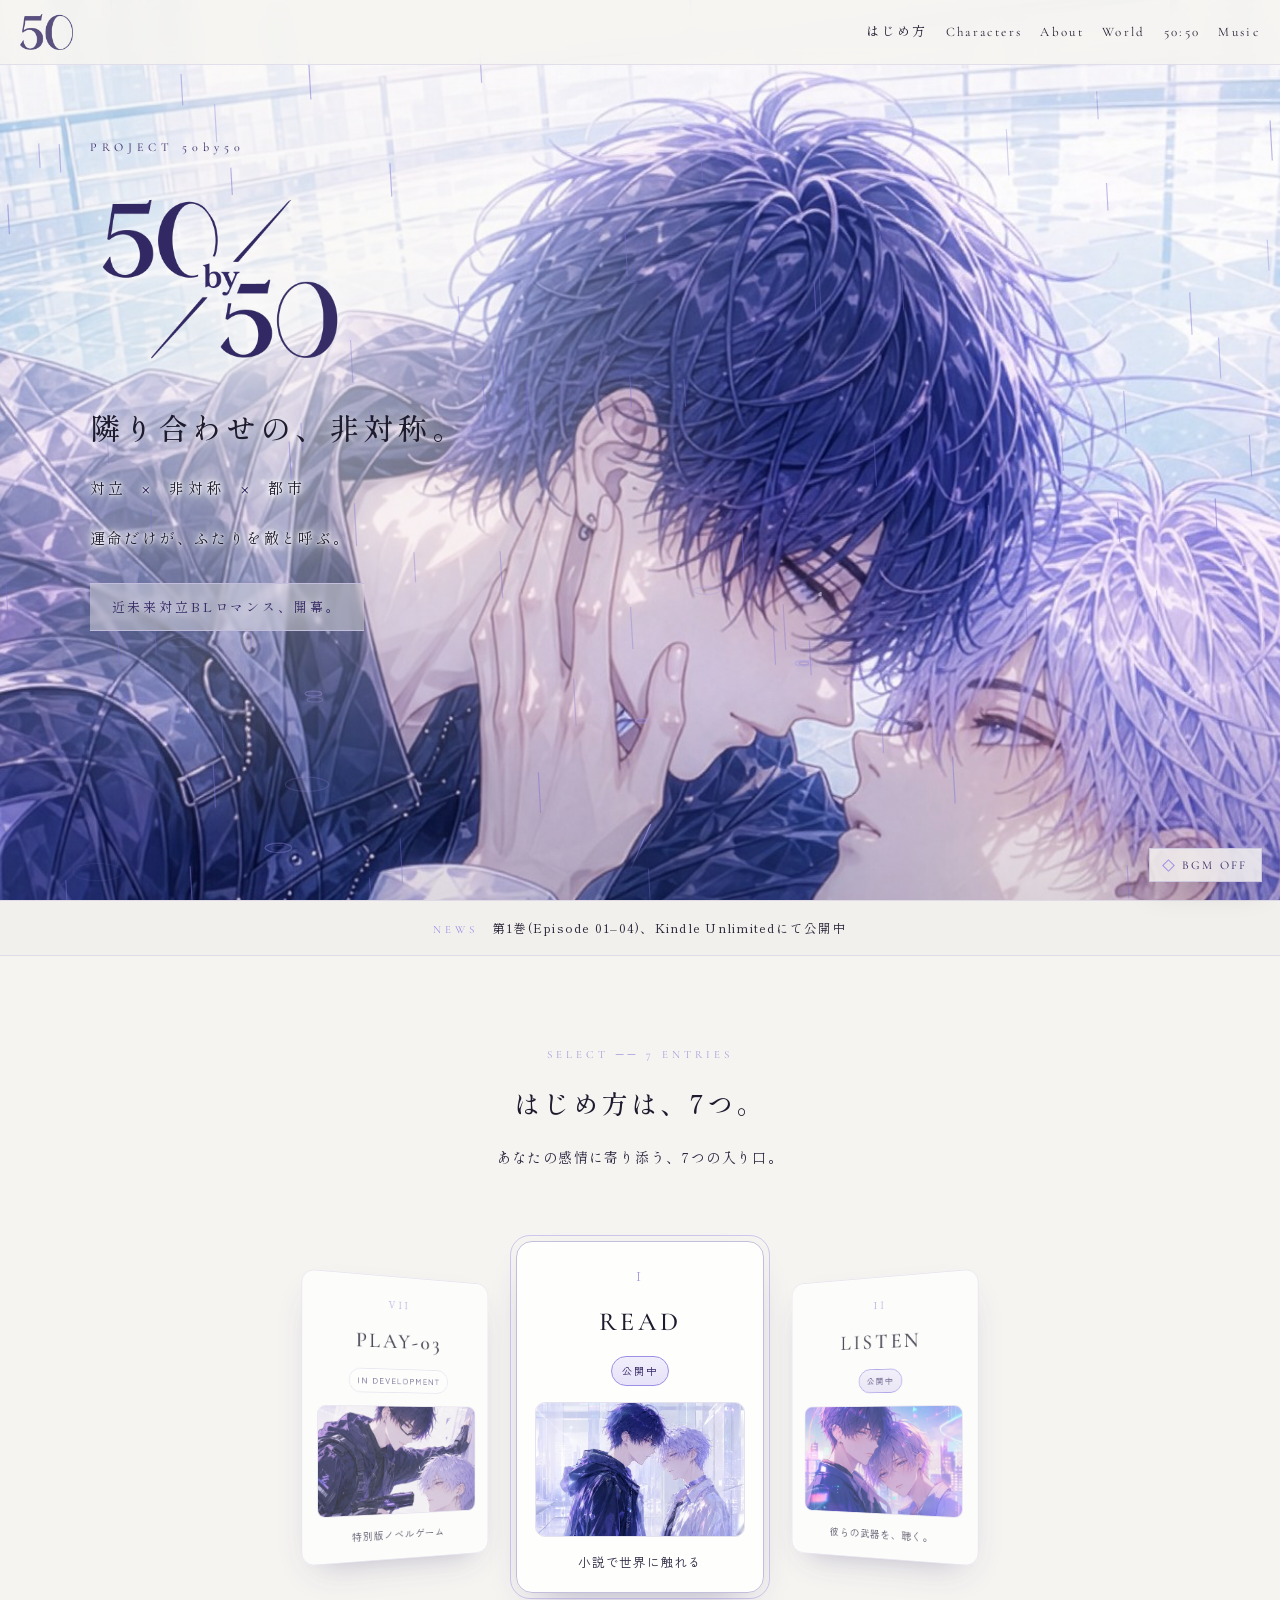
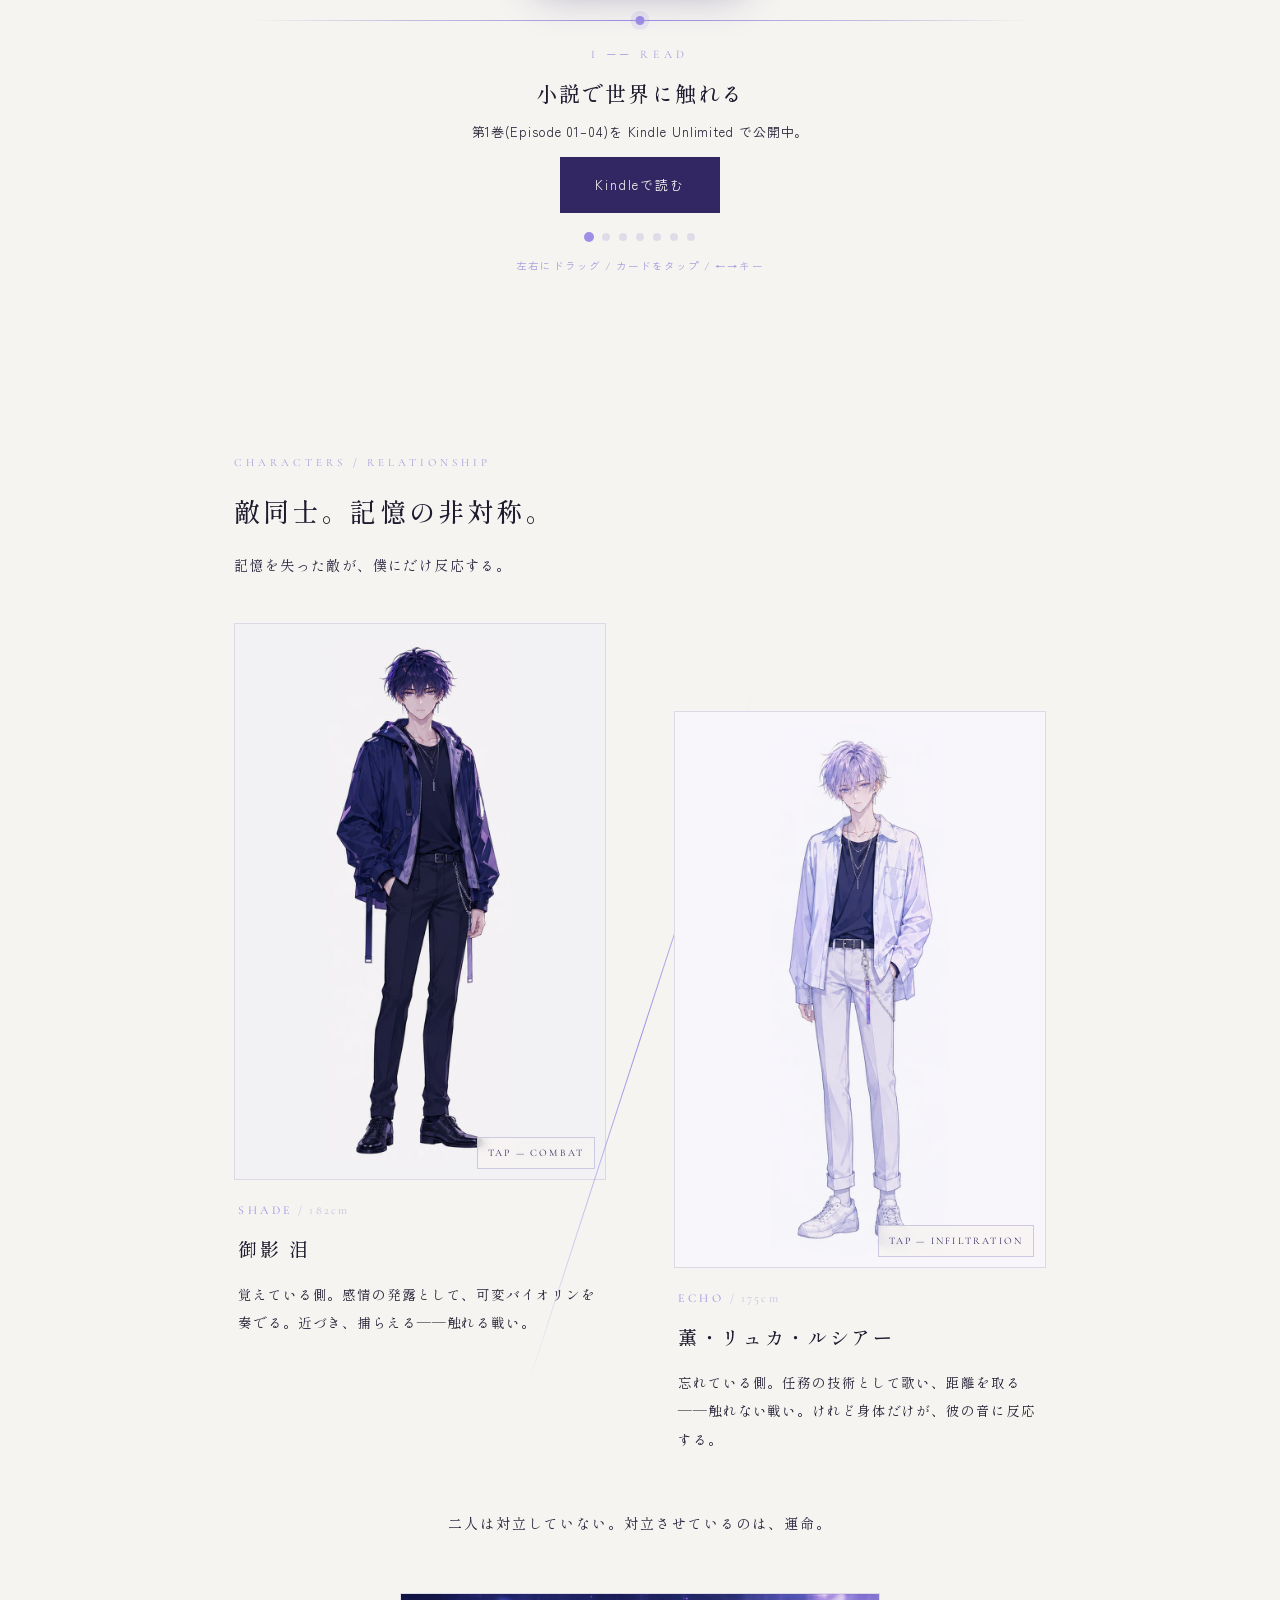
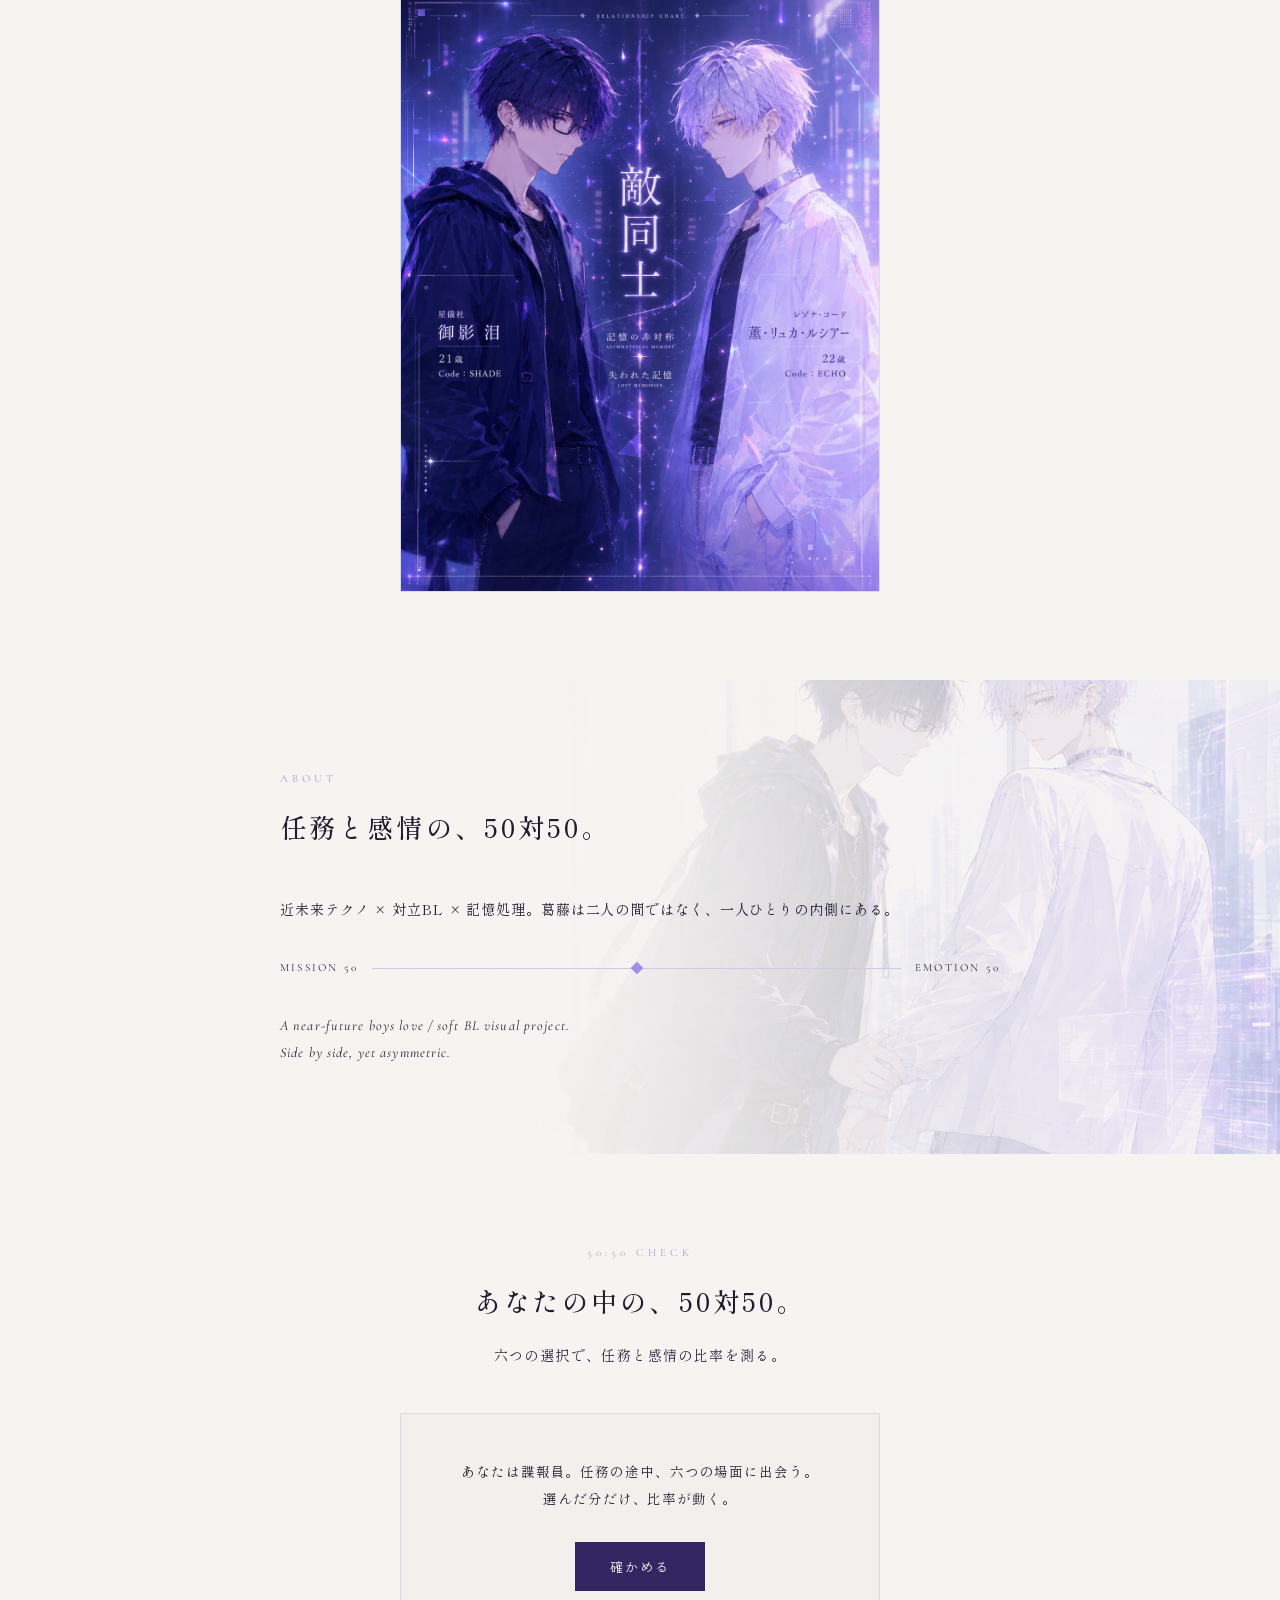
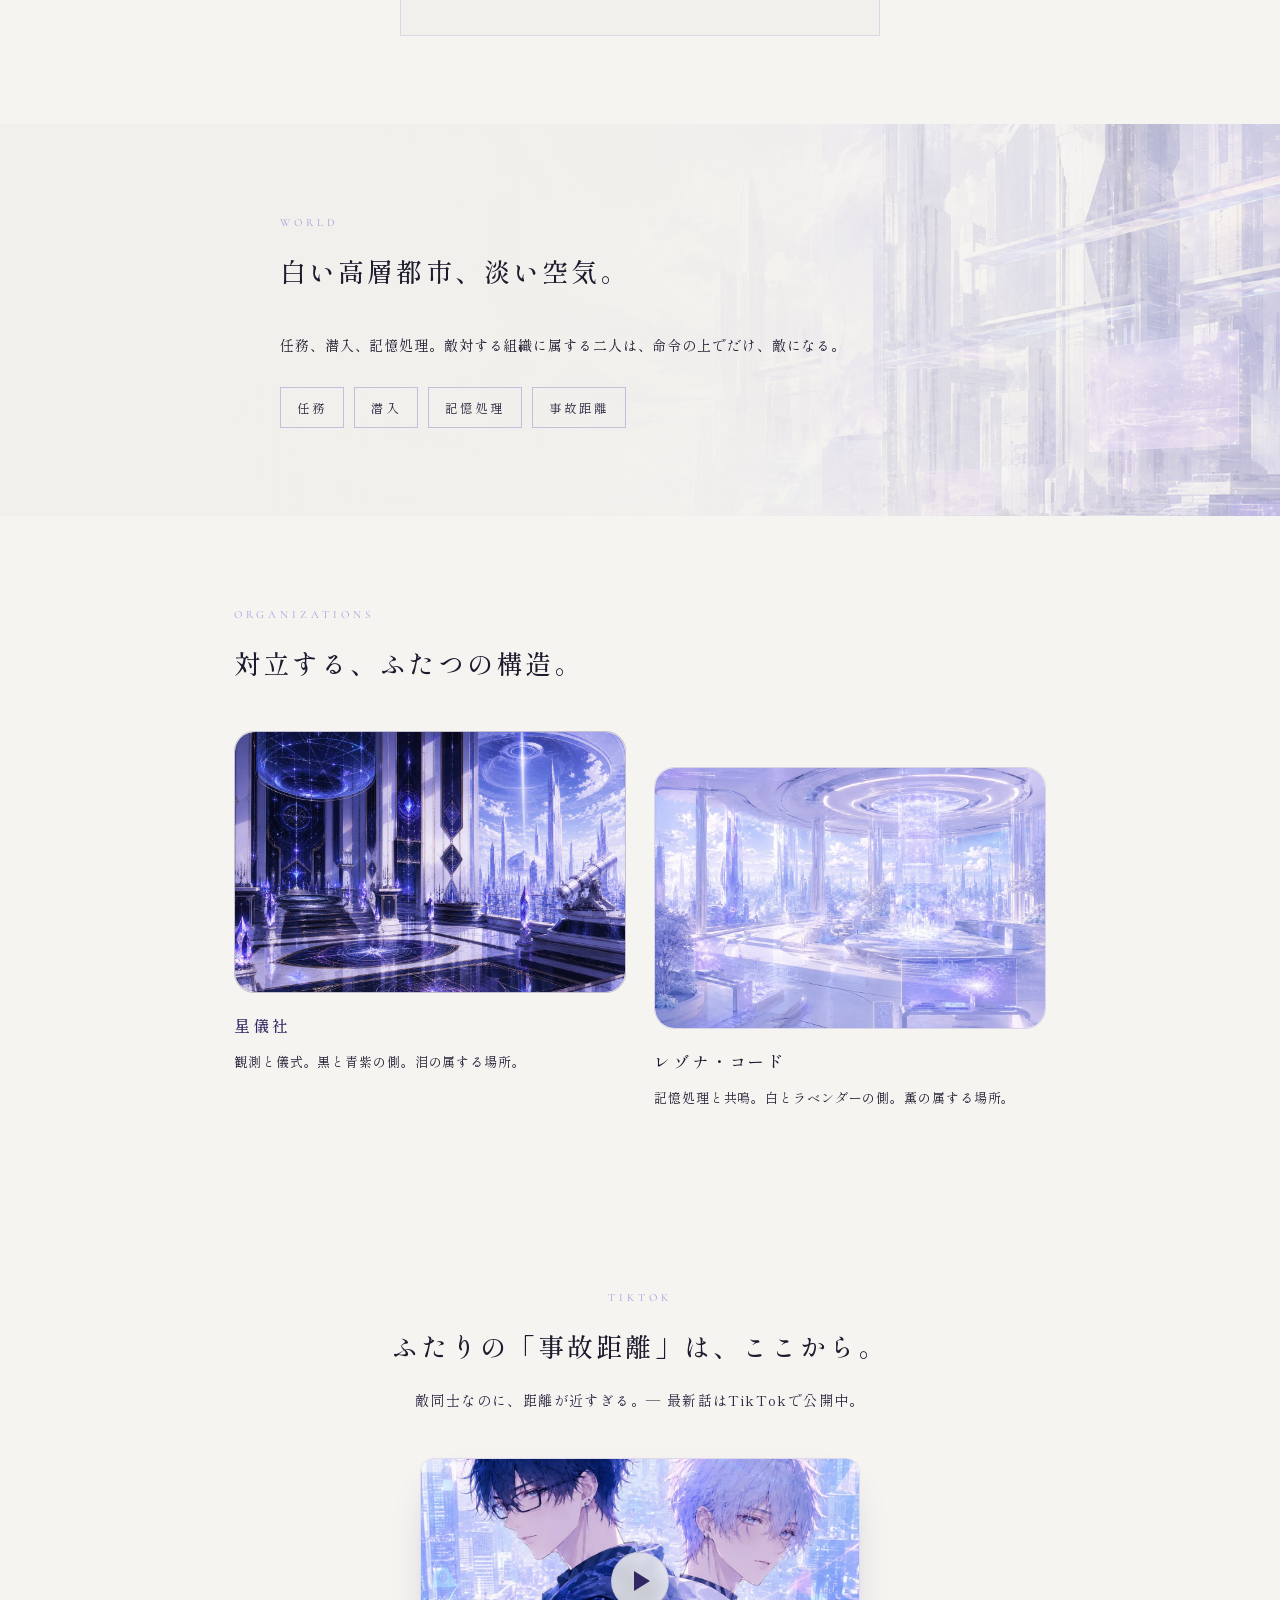
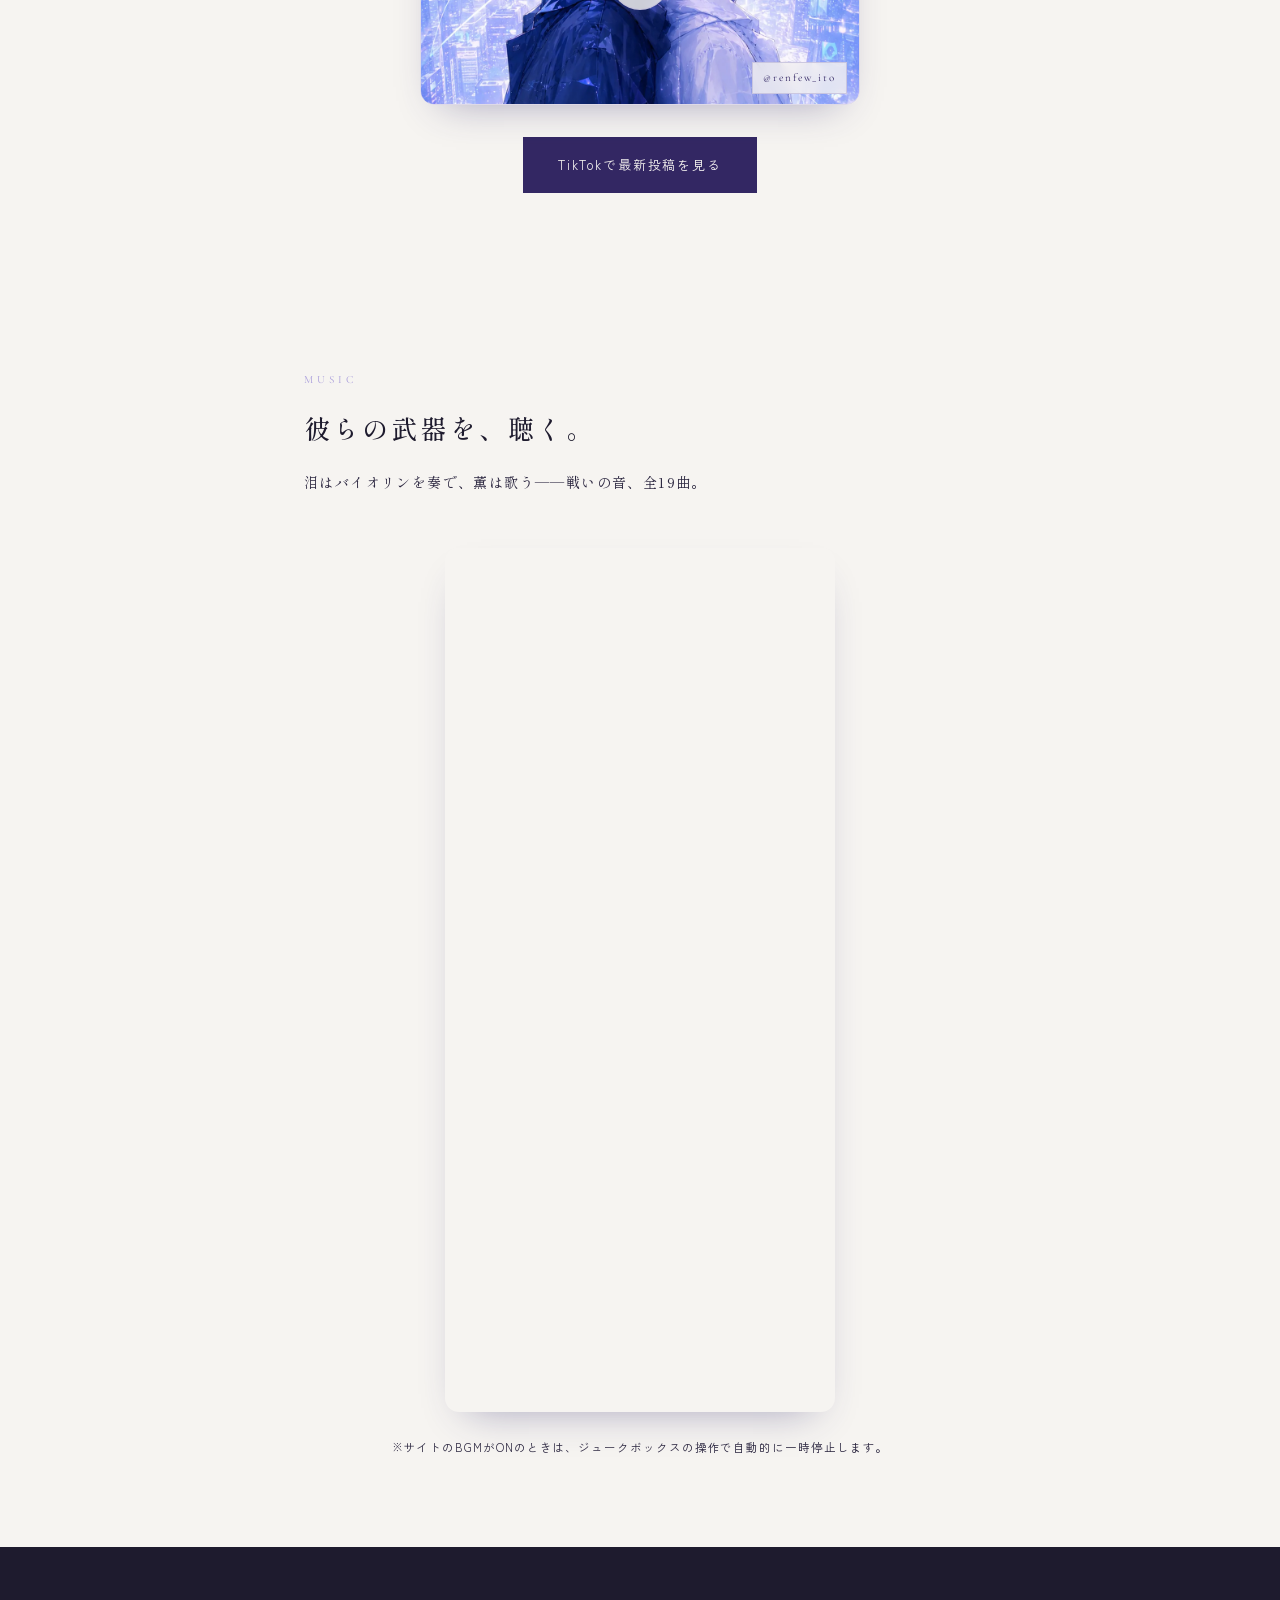
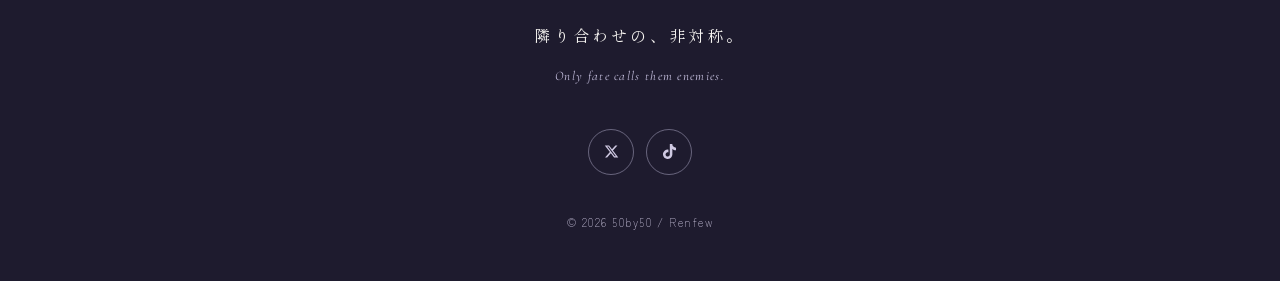
<file: index.html>
<!DOCTYPE html>
<html lang="ja">
<head>
<meta charset="UTF-8">
<meta name="viewport" content="width=device-width, initial-scale=1.0">
<title>50by50 | 隣り合わせの、非対称。— 近未来対立BLロマンス</title>
<meta name="description" content="運命だけが、ふたりを敵と呼ぶ。対立 × 非対称 × 都市 — 近未来対立BLロマンス『50by50』公式サイト。near-future boys love / soft BL visual project.">

<!-- OGP -->
<meta property="og:title" content="50by50 | 隣り合わせの、非対称。">
<meta property="og:description" content="運命だけが、ふたりを敵と呼ぶ。近未来対立BLロマンス、開幕。">
<meta property="og:type" content="website">
<meta property="og:url" content="https://yuukigenira-dev.github.io/50by50-lp/">
<meta property="og:image" content="https://yuukigenira-dev.github.io/50by50-lp/assets/images/ogp.jpg">
<meta property="og:image:secure_url" content="https://yuukigenira-dev.github.io/50by50-lp/assets/images/ogp.jpg">
<meta property="og:image:type" content="image/jpeg">
<meta property="og:image:width" content="1200">
<meta property="og:image:height" content="630">
<meta property="og:image:alt" content="50by50 | 隣り合わせの、非対称。">
<meta name="twitter:card" content="summary_large_image">
<meta name="twitter:title" content="50by50 | 隣り合わせの、非対称。">
<meta name="twitter:description" content="運命だけが、ふたりを敵と呼ぶ。近未来対立BLロマンス、開幕。">
<meta name="twitter:image" content="https://yuukigenira-dev.github.io/50by50-lp/assets/images/ogp.jpg">

<link rel="icon" type="image/png" href="assets/icons/favicon.png">
<link rel="preconnect" href="https://fonts.googleapis.com">
<link rel="preconnect" href="https://fonts.gstatic.com" crossorigin>
<link href="https://fonts.googleapis.com/css2?family=Shippori+Mincho+B1:wght@400;500;600&family=Zen+Kaku+Gothic+New:wght@300;400;500&family=Cormorant+Garamond:ital,wght@0,400;0,500;1,400&display=swap" rel="stylesheet">
<link rel="stylesheet" href="style.css">
</head>
<body>

<!-- ===== Header ===== -->
<header class="site-header" id="siteHeader">
  <a href="#hero" class="header-logo" aria-label="50by50 トップへ">
    <img src="assets/images/50symbol-header.png" alt="50by50">
  </a>
  <nav class="header-nav" id="headerNav" aria-label="セクション">
    <a href="#entries">はじめ方</a>
    <a href="#characters">Characters</a>
    <a href="#about">About</a>
    <a href="#world">World</a>
    <a href="#diagnosis">50:50</a>
    <a href="#music">Music</a>
  </nav>
  <button class="nav-toggle" type="button" aria-expanded="false" aria-controls="headerNav" aria-label="メニューを開く">
    <span aria-hidden="true"></span>
    <span aria-hidden="true"></span>
  </button>
</header>

<!-- ===== BGM Control ===== -->
<button class="bgm-toggle" type="button" aria-pressed="false" aria-label="BGMをオンにする" data-bgm-toggle>
  <span class="bgm-mark" aria-hidden="true"></span>
  <span class="bgm-label">BGM OFF</span>
</button>
<audio id="siteBgm" src="assets/audio/bgm-main.mp3" preload="auto" loop></audio>

<!-- ===== 1. Hero ===== -->
<section class="hero" id="hero">
  <div class="hero-bg" aria-hidden="true">
    <img src="assets/images/hero-rain.jpg" alt="" decoding="async" fetchpriority="high">
    <div class="hero-veil"></div>
    <canvas id="heroRainFx"></canvas>
  </div>

  <div class="hero-inner">
    <p class="hero-eyebrow">PROJECT&nbsp;50by50</p>
    <h1 class="hero-logo">
      <img src="assets/icons/logo-50by50-full-dark.png" alt="50by50">
    </h1>
    <p class="hero-concept">隣り合わせの、非対称。</p>
    <p class="hero-formula"><span>対立</span><i>×</i><span>非対称</span><i>×</i><span>都市</span></p>
    <p class="hero-emotion">運命だけが、ふたりを敵と呼ぶ。</p>
    <p class="hero-genre">近未来対立BLロマンス、開幕。</p>
  </div>

  <a href="#characters" class="hero-scroll" aria-label="次のセクションへ">
    <span class="hero-scroll-line"></span>
  </a>
</section>

<!-- ===== 1.5 News ===== -->
<aside class="news-band" id="news" aria-label="お知らせ">
  <ul class="news-list">
    <!-- 項目追加時: <li><time class="news-date" datetime="2026-01-01">2026.01.01</time><a class="news-text" href="URL">本文</a></li> -->
    <li>
      <span class="news-label">NEWS</span>
      <a class="news-text" href="https://www.amazon.co.jp/dp/B0H9XNYRBP" target="_blank" rel="noopener">第1巻(Episode 01–04)、Kindle Unlimitedにて公開中</a>
    </li>
  </ul>
</aside>

<!-- ===== 1.6 Entries（はじめ方は、6つ。） ===== -->
<section class="section entries" id="entries" aria-label="はじめ方の選択">
  <div class="section-head fade">
    <p class="eyebrow">SELECT&nbsp;──&nbsp;7&nbsp;ENTRIES</p>
    <h2>はじめ方は、7つ。</h2>
    <p class="section-lead">あなたの感情に寄り添う、7つの入り口。</p>
  </div>

  <div class="entry-stage" id="entryStage" role="listbox" aria-label="入り口を選ぶ(左右にドラッグ)"></div>

  <div class="entry-readout" aria-live="polite">
    <p class="entry-kicker" id="entryKicker"></p>
    <h3 id="entryTitle"></h3>
    <p class="entry-desc" id="entryDesc"></p>
    <a class="btn btn-accent entry-cta" id="entryCta" href="#"></a>
  </div>
  <div class="entry-dots" id="entryDots"></div>
  <p class="entry-hint">左右にドラッグ / カードをタップ / ←→キー</p>
</section>

<!-- ===== 2. Characters / Relationship ===== -->
<section class="section characters" id="characters">
  <div class="section-head fade">
    <p class="eyebrow">CHARACTERS&nbsp;/&nbsp;RELATIONSHIP</p>
    <h2>敵同士。記憶の非対称。</h2>
    <p class="section-lead">記憶を失った敵が、僕にだけ反応する。</p>
  </div>

  <div class="char-stage">
    <article class="char-card char-shade fade">
      <figure class="char-toggle" tabindex="0" role="button" aria-pressed="false" aria-label="泪の立ち絵を通常と戦闘で切り替え">
        <img class="img-base" src="assets/images/character-shade.webp" alt="御影泪 / SHADE 立ち絵">
        <img class="img-alt" src="assets/images/character-shade-battle.webp" alt="御影泪 / SHADE 戦闘形態 — 可変バイオリン" loading="lazy">
        <span class="tap-badge">TAP&nbsp;—&nbsp;COMBAT</span>
      </figure>
      <div class="char-meta">
        <p class="char-code">SHADE<span class="char-h">&nbsp;/&nbsp;182cm</span></p>
        <h3>御影&nbsp;泪</h3>
        <p class="char-desc">覚えている側。感情の発露として、可変バイオリンを奏でる。近づき、捕らえる——触れる戦い。</p>
      </div>
    </article>

    <div class="char-slash fade" aria-hidden="true"><span></span></div>

    <article class="char-card char-echo fade">
      <figure class="char-toggle" tabindex="0" role="button" aria-pressed="false" aria-label="薫の立ち絵を通常と潜入形態で切り替え">
        <img class="img-base" src="assets/images/character-echo.webp" alt="薫・リュカ・ルシアー / ECHO 立ち絵">
        <img class="img-alt" src="assets/images/character-echo-alt.webp" alt="薫・リュカ・ルシアー / ECHO 女装潜入形態" loading="lazy">
        <span class="tap-badge">TAP&nbsp;—&nbsp;INFILTRATION</span>
      </figure>
      <div class="char-meta">
        <p class="char-code">ECHO<span class="char-h">&nbsp;/&nbsp;175cm</span></p>
        <h3>薫・リュカ・ルシアー</h3>
        <p class="char-desc">忘れている側。任務の技術として歌い、距離を取る——触れない戦い。けれど身体だけが、彼の音に反応する。</p>
      </div>
    </article>
  </div>

  <p class="char-note fade">二人は対立していない。対立させているのは、運命。</p>

  <figure class="relationship-fig fade">
    <img src="assets/images/relationship.webp" alt="相関図: 敵同士 — 記憶の非対称 / 失われた記憶" loading="lazy">
  </figure>
</section>

<!-- ===== 3. About ===== -->
<section class="section about" id="about">
  <div class="section-head fade">
    <p class="eyebrow">ABOUT</p>
    <h2>任務と感情の、50対50。</h2>
  </div>
  <div class="about-body fade">
    <p>近未来テクノ × 対立BL × 記憶処理。葛藤は二人の間ではなく、一人ひとりの内側にある。</p>
    <div class="gauge" role="img" aria-label="任務50 対 感情50のゲージ">
      <span class="gauge-label">MISSION&nbsp;50</span>
      <span class="gauge-bar"><i></i></span>
      <span class="gauge-label">EMOTION&nbsp;50</span>
    </div>
    <p class="about-en">A near-future boys love / soft BL visual project.<br>Side by side, yet asymmetric.</p>
  </div>
</section>

<!-- ===== 3.5 50:50 Check（診断） ===== -->
<section class="section diagnosis" id="diagnosis">
  <div class="section-head fade">
    <p class="eyebrow">50:50&nbsp;CHECK</p>
    <h2>あなたの中の、50対50。</h2>
    <p class="section-lead">六つの選択で、任務と感情の比率を測る。</p>
  </div>

  <div class="diag-stage fade" id="diagStage">

    <!-- 導入 -->
    <div class="diag-view" data-diag-view="intro">
      <p class="diag-copy">あなたは諜報員。任務の途中、六つの場面に出会う。<br>選んだ分だけ、比率が動く。</p>
      <button type="button" class="btn btn-accent diag-start">確かめる</button>
    </div>

    <!-- 設問（中身はJSが差し込む） -->
    <div class="diag-view" data-diag-view="question" hidden>
      <p class="diag-progress"><span class="diag-qnum">01</span>&nbsp;/&nbsp;<span class="diag-qtotal">06</span></p>
      <div class="diag-progress-bar" aria-hidden="true"><i></i></div>
      <p class="diag-qtext"></p>
      <div class="diag-choices">
        <button type="button" class="diag-choice" data-side="m"></button>
        <button type="button" class="diag-choice" data-side="e"></button>
      </div>
    </div>

    <!-- 結果 -->
    <div class="diag-view diag-result" data-diag-view="result" hidden aria-live="polite">
      <p class="diag-result-eyebrow">YOUR&nbsp;RATIO</p>
      <h3 class="diag-type"></h3>
      <p class="diag-type-en"></p>
      <div class="gauge diag-gauge" role="img" aria-label="あなたの任務と感情の比率">
        <span class="gauge-label">MISSION&nbsp;<b class="diag-m">50</b></span>
        <span class="gauge-bar"><i></i></span>
        <span class="gauge-label">EMOTION&nbsp;<b class="diag-e">50</b></span>
      </div>
      <p class="diag-result-copy"></p>
      <figure class="diag-card-fig">
        <img class="diag-card-img" alt="50:50診断の結果カード">
        <figcaption>画像を長押しでも保存できます</figcaption>
      </figure>
      <div class="diag-actions">
        <button type="button" class="btn btn-accent diag-share">画像をシェア</button>
        <button type="button" class="btn btn-line diag-save">画像を保存</button>
        <button type="button" class="btn btn-line diag-copy-cap">キャプションをコピー</button>
      </div>
      <p class="diag-note">#50by50 を添えて、あなたの比率を残していって。</p>
      <button type="button" class="diag-retry">もう一度確かめる</button>
    </div>

  </div>
</section>

<!-- ===== 4. World ===== -->
<section class="section world" id="world">
  <div class="section-head fade">
    <p class="eyebrow">WORLD</p>
    <h2>白い高層都市、淡い空気。</h2>
  </div>
  <div class="world-body fade">
    <p>任務、潜入、記憶処理。敵対する組織に属する二人は、命令の上でだけ、敵になる。</p>
    <ul class="world-words" aria-label="世界観キーワード">
      <li>任務</li><li>潜入</li><li>記憶処理</li><li>事故距離</li>
    </ul>
  </div>
</section>

<!-- ===== 5. Organizations ===== -->
<section class="section orgs" id="organizations">
  <div class="section-head fade">
    <p class="eyebrow">ORGANIZATIONS</p>
    <h2>対立する、ふたつの構造。</h2>
  </div>
  <div class="org-grid">
    <article class="org-card org-dark fade">
      <figure><img src="assets/images/org-seigisha.webp" alt="星儀社イメージ" loading="lazy"></figure>
      <h3>星儀社</h3>
      <p>観測と儀式。黒と青紫の側。泪の属する場所。</p>
    </article>
    <article class="org-card org-light fade">
      <figure><img src="assets/images/org-resona.webp" alt="レゾナ・コードイメージ" loading="lazy"></figure>
      <h3>レゾナ・コード</h3>
      <p>記憶処理と共鳴。白とラベンダーの側。薫の属する場所。</p>
    </article>
  </div>
</section>

<!-- ===== 6. TikTok ===== -->
<section class="section tiktok" id="tiktok">
  <div class="section-head fade">
    <p class="eyebrow">TIKTOK</p>
    <h2>ふたりの「事故距離」は、ここから。</h2>
    <p class="section-lead">敵同士なのに、距離が近すぎる。— 最新話はTikTokで公開中。</p>
  </div>
  <div class="tiktok-body fade">
    <!-- サムネイル画像は assets/images/tiktok-thumb 系に差し替え可能（実投稿のスクリーンショット推奨） -->
    <a class="tiktok-thumb" href="https://www.tiktok.com/@renfew_ito" target="_blank" rel="noopener" aria-label="TikTokで最新のショート映像を見る">
      <img src="assets/images/bg-poster.webp" alt="50by50 ショート映像プレビュー" loading="lazy">
      <span class="play-badge" aria-hidden="true"></span>
      <span class="thumb-handle">@renfew_ito</span>
    </a>
    <a class="btn btn-accent" href="https://www.tiktok.com/@renfew_ito" target="_blank" rel="noopener">
      TikTokで最新投稿を見る
    </a>
  </div>
</section>

<!-- ===== 7. Music（Resonant Jukebox） ===== -->
<section class="section music" id="music">
  <div class="section-head fade">
    <p class="eyebrow">MUSIC</p>
    <h2>彼らの武器を、聴く。</h2>
    <p class="section-lead">泪はバイオリンを奏で、薫は歌う——戦いの音、全19曲。</p>
  </div>
  <div class="jukebox-wrap fade">
    <iframe frameborder="0"
      src="https://itch.io/embed-upload/18254888?color=F7F6FC"
      allowfullscreen=""
      width="390" height="864"
      title="50by50 Resonant Jukebox"
      loading="lazy">
      <a href="https://renfew.itch.io/50by50-jukebox">Play 50by50-Jukebox on itch.io</a>
    </iframe>
  </div>
  <p class="jukebox-note fade">※サイトのBGMがONのときは、ジュークボックスの操作で自動的に一時停止します。</p>
</section>

<!-- ===== Footer ===== -->
<footer class="site-footer">
  <p class="footer-concept">隣り合わせの、非対称。</p>
  <p class="footer-en">Only fate calls them enemies.</p>
  <nav class="footer-sns" aria-label="SNS">
    <a href="https://x.com/50by50_renfew" target="_blank" rel="noopener" aria-label="X @50by50_renfew">
      <svg viewBox="0 0 24 24" width="15" height="15" fill="currentColor" aria-hidden="true"><path d="M18.244 2.25h3.308l-7.227 8.26 8.502 11.24H16.17l-5.214-6.817L4.99 21.75H1.68l7.73-8.835L1.254 2.25H8.08l4.713 6.231zm-1.161 17.52h1.833L7.084 4.126H5.117z"/></svg>
    </a>
    <a href="https://www.tiktok.com/@renfew_ito" target="_blank" rel="noopener" aria-label="TikTok @renfew_ito">
      <svg viewBox="0 0 24 24" width="15" height="15" fill="currentColor" aria-hidden="true"><path d="M12.53.02C13.84 0 15.14.01 16.44 0c.08 1.53.63 3.09 1.75 4.17 1.12 1.11 2.7 1.62 4.24 1.79v4.03c-1.44-.05-2.89-.35-4.2-.97-.57-.26-1.1-.59-1.62-.93-.01 2.92.01 5.84-.02 8.75-.08 1.4-.54 2.79-1.35 3.94-1.31 1.92-3.58 3.17-5.91 3.21-1.43.08-2.86-.31-4.08-1.03-2.02-1.19-3.44-3.37-3.65-5.71-.02-.5-.03-1-.01-1.49.18-1.9 1.12-3.72 2.58-4.96 1.66-1.44 3.98-2.13 6.15-1.72.02 1.48-.04 2.96-.04 4.44-.99-.32-2.15-.23-3.02.37-.63.41-1.11 1.04-1.36 1.75-.21.51-.15 1.07-.14 1.61.24 1.64 1.82 3.02 3.5 2.87 1.12-.01 2.19-.66 2.77-1.61.19-.33.4-.67.41-1.06.1-1.79.06-3.57.07-5.36.01-4.03-.01-8.05.02-12.07z"/></svg>
    </a>
  </nav>
  <p class="footer-credit">&copy; 2026 50by50 / Renfew</p>
</footer>

<script src="script.js"></script>
<script src="diagnosis.js"></script>
</body>
</html>
</file>
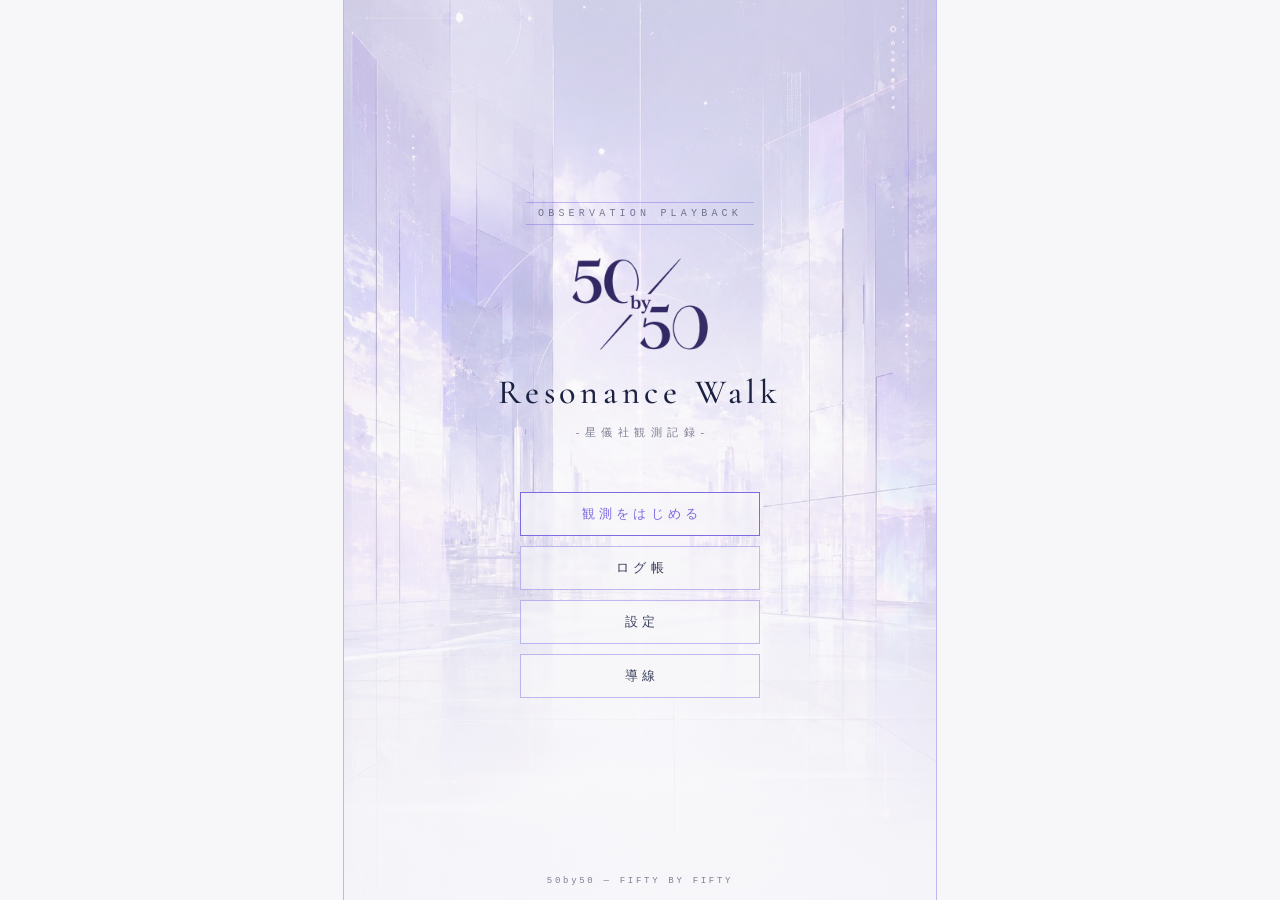
<file: resonance-walk/index.html>
<!DOCTYPE html>
<html lang="ja">
<head>
<meta charset="UTF-8">
<meta name="viewport" content="width=device-width, initial-scale=1.0, maximum-scale=1.0, user-scalable=no, viewport-fit=cover">
<title>50by50 Resonance Walk -星儀社観測記録-</title>
<meta name="description" content="御影泪／SHADEの観測記録を辿り、白と青紫の都市に残された残響ログを拾う探索アプリ。">
<meta name="theme-color" content="#F7F7FA">
<link rel="icon" href="data:image/svg+xml,%3Csvg xmlns='http://www.w3.org/2000/svg' viewBox='0 0 16 16'%3E%3Crect width='16' height='16' fill='%23F7F7FA'/%3E%3Ccircle cx='8' cy='8' r='4' fill='none' stroke='%237B6CE0' stroke-width='1'/%3E%3Ccircle cx='8' cy='8' r='1.6' fill='%237B6CE0'/%3E%3C/svg%3E">
<link rel="preconnect" href="https://fonts.googleapis.com">
<link rel="preconnect" href="https://fonts.gstatic.com" crossorigin>
<link href="https://fonts.googleapis.com/css2?family=Cormorant+Garamond:wght@400;500&display=swap" rel="stylesheet">
<link rel="stylesheet" href="css/rw.css">
</head>
<body>
<div id="app">

<!-- ========== タイトル ========== -->
<section class="screen active" id="scr-title">
  <div id="title-bg"></div>
  <div id="title-inner">
    <div class="t-eyebrow">OBSERVATION&nbsp;PLAYBACK</div>
    <h1 class="t-logo">
      <img class="t-mark" src="assets/logo-50by50.png" alt="50by50">
      <span class="t-name">Resonance&nbsp;Walk</span>
    </h1>
    <div class="t-sub">-星儀社観測記録-</div>
    <nav class="t-menu">
      <button class="t-btn primary" id="btn-start">観測をはじめる</button>
      <button class="t-btn" data-open="ov-logbook">ログ帳</button>
      <button class="t-btn" data-open="ov-settings">設定</button>
      <button class="t-btn" data-open="ov-links">導線</button>
    </nav>
  </div>
  <div class="t-foot">50by50 — FIFTY&nbsp;BY&nbsp;FIFTY</div>
</section>

<!-- ========== 探索 ========== -->
<section class="screen" id="scr-explore">
  <div id="world">
    <div class="p-layer" id="layer-bg"><div class="wash"></div><div class="tint"></div></div>
    <div class="p-layer" id="layer-mid"></div>
    <canvas id="stage"></canvas>
    <div id="fx-dom"></div>
  </div>

  <header id="hud-top">
    <div class="left">
      <button class="icon-btn" id="btn-title" aria-label="タイトルへ">
        <svg viewBox="0 0 16 16"><path d="M10 3 5 8l5 5"/></svg>
      </button>
      <span id="loc-name">──</span>
    </div>
    <div class="right">
      <div id="hud-meta">
        <div id="hud-obs">OBS.07&nbsp;/&nbsp;--:--</div>
        <div class="sig" id="hud-sig">SIG<i></i><i></i><i></i><i></i></div>
        <div id="hud-rec">REC&nbsp;0/5</div>
      </div>
      <button class="icon-btn" id="btn-logbook" aria-label="ログ帳">
        <svg viewBox="0 0 16 16"><path d="M4 2h8v12H4zM6 5h4M6 8h4"/></svg>
      </button>
      <button class="icon-btn" id="btn-map" aria-label="マップ">
        <svg viewBox="0 0 16 16"><circle cx="4" cy="11" r="1.4"/><circle cx="8" cy="4" r="1.4"/><circle cx="12" cy="10" r="1.4"/><path d="M5.2 10 7 5.3M9.2 5.1l2 3.8"/></svg>
      </button>
    </div>
  </header>

  <div id="ctrl">
    <div class="grp left">
      <button class="mv-btn" id="btn-left"  aria-label="左へ">◀</button>
      <button class="mv-btn" id="btn-right" aria-label="右へ">▶</button>
    </div>
    <div class="grp">
      <button id="btn-inspect">調査</button>
    </div>
  </div>

  <div id="log-card">
    <div class="lc-head">
      <span class="lc-title" id="lc-title">──</span>
      <span class="lc-label" id="lc-label">──</span>
    </div>
    <div class="lc-body" id="lc-body"></div>
    <button class="lc-close" id="lc-close">CLOSE</button>
  </div>
</section>

<!-- ========== マップ ========== -->
<div class="overlay" id="ov-map">
  <div class="ov-head"><span class="ov-title">OBSERVATION&nbsp;MAP</span>
    <button class="ov-close" data-close>閉じる</button></div>
  <div class="ov-body" style="padding:0;position:relative">
    <svg id="map-svg"></svg>
    <div id="map-note"></div>
    <div id="map-legend" class="mono">● 記録回収済み　○ 未回収</div>
  </div>
</div>

<!-- ========== ログ帳 ========== -->
<div class="overlay" id="ov-logbook">
  <div class="ov-head"><span class="ov-title">LOG&nbsp;ARCHIVE&nbsp;／&nbsp;ログ帳</span>
    <button class="ov-close" data-close>閉じる</button></div>
  <div class="ov-body">
    <div class="lb-count" id="lb-count"></div>
    <div id="lb-list"></div>
  </div>
</div>

<!-- ========== 設定 ========== -->
<div class="overlay" id="ov-settings">
  <div class="ov-head"><span class="ov-title">SETTINGS&nbsp;／&nbsp;設定</span>
    <button class="ov-close" data-close>閉じる</button></div>
  <div class="ov-body">
    <div class="set-row"><span>効果音</span><button class="toggle on" id="tgl-se" aria-label="効果音"></button></div>
    <div class="set-row"><span>BGM</span><button class="toggle on" id="tgl-bgm" aria-label="BGM"></button></div>
    <div class="set-row"><span>観測手順</span><button class="ov-close" id="btn-guide-open">表示</button></div>
    <div class="set-row"><span>観測記録の初期化</span><button class="ov-close danger" id="btn-reset">初期化</button></div>
    <div class="set-row mono" style="font-size:10px;color:var(--ink-soft)">
      <span>50by50 Resonance Walk&nbsp;v1.4&nbsp;SOUNDTRACK</span><span>Tier&nbsp;0–1</span>
    </div>
  </div>
</div>

<!-- ========== 導線 ========== -->
<div class="overlay" id="ov-links">
  <div class="ov-head"><span class="ov-title">LINKS&nbsp;／&nbsp;導線</span>
    <button class="ov-close" data-close>閉じる</button></div>
  <div class="ov-body" id="links-list"></div>
</div>

<!-- ========== 観測手順（遊び方） ========== -->
<div class="overlay" id="ov-guide">
  <div class="ov-head"><span class="ov-title">GUIDE&nbsp;／&nbsp;観測手順</span>
    <button class="ov-close" data-close>閉じる</button></div>
  <div class="ov-body">
    <div class="guide-row"><span class="g-k">移動</span>
      <span>行き先をタップ、または左下の◀▶。PCは ← → か A・D</span></div>
    <div class="guide-row"><span class="g-k">調査</span>
      <span>床の光輪に近づくと右下の「調査」が点灯。押すと記録を確認する。PCは E</span></div>
    <div class="guide-row"><span class="g-k">記録</span>
      <span>観測記録は全5件。回収状況は右上の REC 表示とログ帳で確認できる</span></div>
    <div class="guide-row"><span class="g-k">解放</span>
      <span>記録を集めると、星図マップ（右上）に新しい座標が開く</span></div>
    <div class="guide-row"><span class="g-k">完了</span>
      <span>全5件の回収で観測は完了する</span></div>
    <button class="t-btn primary" id="btn-guide-start" style="margin:26px auto 0;display:block;width:min(240px,72vw)">観測をはじめる</button>
  </div>
</div>

<!-- ========== 観測完了 ========== -->
<div class="overlay" id="ov-complete">
  <div class="ov-head"><span class="ov-title">OBSERVATION&nbsp;COMPLETE</span>
    <button class="ov-close" data-close>閉じる</button></div>
  <div class="ov-body">
    <div class="cp-badge mono">RECORDS&nbsp;5&nbsp;/&nbsp;5</div>
    <div class="cp-line">全記録の回収を確認。観測は完了した。</div>
    <div class="cp-sub mono">50by50&nbsp;—&nbsp;OBSERVATION&nbsp;PLAYBACK&nbsp;／&nbsp;この先の記録は、各媒体に。</div>
    <div id="complete-links" style="margin-top:18px"></div>
  </div>
</div>

</div><!-- /#app -->

<!-- 演出レイヤ -->
<div id="fade"></div>
<div id="wisteria"></div>
<div id="phase-note">位相ノイズを検出</div>

<script src="js/data.js"></script>
<script src="js/audio.js"></script>
<script src="js/sprite.js"></script>
<script src="js/fx.js"></script>
<script src="js/engine.js"></script>
<script src="js/ui.js"></script>
<script src="js/main.js"></script>
</body>
</html>
</file>
<file: style.css>
/* ==========================================================
   50by50 LP — style.css
   確定パレット（13_カラーパレット準拠）
   面は淡く、点で締める。Accentは画面の5〜10%。純黒禁止。
   ========================================================== */
:root {
  --logo-dark: #332763;
  --base: #F6F4F1;
  --base-alt: #F2F0EC;
  --dark-1: #1E1B2E;
  --dark-2: #252135;
  --dark-3: #2C2740;
  --sub-1: #CFC9E2;
  --sub-2: #C4BEDD;
  --accent-rui: #9D8FE6;
  --accent-soft: #A89CDB;

  --font-display: "Shippori Mincho B1", "Noto Serif JP", serif;
  --font-en: "Cormorant Garamond", serif;
  --font-ui: "Zen Kaku Gothic New", sans-serif;
}

* { margin: 0; padding: 0; box-sizing: border-box; }

html { scroll-behavior: smooth; }

body {
  background: var(--base);
  color: var(--dark-1);
  font-family: var(--font-display);
  font-weight: 400;
  line-height: 2;
  letter-spacing: 0.06em;
  font-size: 15px;
  -webkit-font-smoothing: antialiased;
}

img { max-width: 100%; display: block; }
a { color: inherit; text-decoration: none; }
a:focus-visible, button:focus-visible {
  outline: 2px solid var(--accent-rui);
  outline-offset: 3px;
}

/* ===== Header ===== */
.site-header {
  position: fixed;
  top: 0; left: 0; right: 0;
  z-index: 100;
  display: flex;
  align-items: center;
  justify-content: space-between;
  padding: 14px 20px;
  background: color-mix(in srgb, var(--base) 82%, transparent);
  backdrop-filter: blur(10px);
  -webkit-backdrop-filter: blur(10px);
  border-bottom: 1px solid color-mix(in srgb, var(--sub-1) 50%, transparent);
  transition: padding .3s ease;
}
.header-logo img { height: 36px; width: auto; }
.header-nav { display: flex; gap: 18px; }
.header-nav a {
  font-family: "Cormorant Garamond", "Shippori Mincho B1", serif;
  font-size: 13px;
  letter-spacing: 0.18em;
  color: var(--dark-2);
}
.header-nav a:hover { color: var(--accent-rui); }

/* モバイル: ハンバーガーメニュー（文字列ナビは実機で隠れやすいため） */
.nav-toggle { display: none; }
@media (max-width: 899px) {
  .nav-toggle {
    display: flex;
    flex-direction: column;
    justify-content: center;
    gap: 7px;
    width: 44px;
    height: 44px;
    padding: 0 11px;
    margin: -8px -6px;
    background: transparent;
    border: none;
    cursor: pointer;
  }
  .nav-toggle span {
    display: block;
    height: 1.5px;
    background: var(--dark-1);
    transition: transform .3s ease;
  }
  /* 開いたら2本線をロゴの斜線╱に重ねる */
  .site-header.nav-open .nav-toggle span:nth-child(1) { transform: translateY(4.25px) rotate(24deg); }
  .site-header.nav-open .nav-toggle span:nth-child(2) { transform: translateY(-4.25px) rotate(24deg); }

  .header-nav {
    position: absolute;
    top: 100%; left: 0; right: 0;
    flex-direction: column;
    gap: 0;
    padding: 8px 0 16px;
    background: color-mix(in srgb, var(--base) 97%, var(--sub-1));
    backdrop-filter: blur(12px);
    -webkit-backdrop-filter: blur(12px);
    border-bottom: 1px solid color-mix(in srgb, var(--sub-1) 50%, transparent);
    visibility: hidden;
    opacity: 0;
    transform: translateY(-8px);
    transition: opacity .25s ease, transform .25s ease, visibility 0s linear .25s;
  }
  .site-header.nav-open .header-nav {
    visibility: visible;
    opacity: 1;
    transform: none;
    transition: opacity .25s ease, transform .25s ease;
  }
  .header-nav a {
    padding: 13px 24px;
    text-align: center;
    font-size: 13.5px;
    letter-spacing: 0.24em;
  }
}
@media (prefers-reduced-motion: reduce) {
  .nav-toggle span, .header-nav { transition: none; }
}

/* ===== Hero ===== */
.hero {
  position: relative;
  min-height: 100svh;
  display: flex;
  align-items: center;
  justify-content: center;
  overflow: hidden;
  text-align: center;
}
.hero-bg {
  position: absolute; inset: 0;
  z-index: 0;
}
.hero-bg video {
  width: 100%; height: 100%;
  object-fit: cover;
  opacity: 0.3; /* 規定: 0.25〜0.35 */
}
.hero-bg img {
  width: 100%; height: 100%;
  object-fit: cover;
  object-position: center 58%; /* 水面ライン(WATER_TOP)と合わせる */
}
.hero-bg canvas {
  position: absolute; inset: 0;
  width: 100%; height: 100%;
  pointer-events: none;
}
.hero-veil {
  /* 全面を薄めず、文言の背後だけ光だまりを作る局所スクリム */
  position: absolute; inset: 0;
  background:
    radial-gradient(ellipse 76% 58% at 50% 44%, color-mix(in srgb, var(--base) 55%, transparent), transparent 72%),
    linear-gradient(180deg, color-mix(in srgb, var(--base) 32%, transparent), transparent 20%),
    linear-gradient(0deg, color-mix(in srgb, var(--dark-1) 14%, transparent), transparent 24%);
}
.hero-inner {
  position: relative;
  z-index: 1;
  padding: 96px 24px 64px;
  max-width: 560px;
  /* 原色の絵の上でも文字が沈まないよう、白のグローで浮かせる */
  text-shadow:
    0 0 14px rgba(255, 255, 255, 0.9),
    0 0 34px rgba(255, 255, 255, 0.55);
}
.hero-logo img {
  filter:
    drop-shadow(0 0 12px rgba(255, 255, 255, 0.85))
    drop-shadow(0 0 30px rgba(255, 255, 255, 0.5));
}
.hero-eyebrow {
  font-family: var(--font-en);
  font-size: 12px;
  letter-spacing: 0.42em;
  color: var(--logo-dark);
  margin-bottom: 28px;
}
.hero-logo img {
  width: min(260px, 64vw);
  margin: 0 auto 36px;
}
.hero-concept {
  font-size: clamp(22px, 6vw, 30px);
  font-weight: 500;
  letter-spacing: 0.14em;
  margin-bottom: 22px;
}
.hero-formula {
  font-family: var(--font-en);
  font-size: 13px;
  letter-spacing: 0.3em;
  color: var(--dark-1);
  margin-bottom: 26px;
  display: flex;
  justify-content: center;
  gap: 14px;
  align-items: baseline;
  /* 暗い絵柄の上でも沈まないよう、光彩を多層で強める */
  text-shadow:
    0 0 2px #fff,
    0 0 4px #fff,
    0 0 7px #fff,
    0 0 12px #fff,
    0 0 20px #fff,
    0 0 34px rgba(255, 255, 255, 0.95),
    0 0 60px rgba(255, 255, 255, 0.85);
}
.hero-formula span { font-family: var(--font-display); font-size: 15px; }
.hero-formula i {
  font-style: normal;
  color: var(--logo-dark);
  font-size: 25px;
  line-height: 1;
  align-self: center; /* 漢字と上下中央で揃える */
}
.hero-emotion {
  font-size: 15px;
  letter-spacing: 0.16em;
  color: var(--dark-1);
  margin-bottom: 40px;
  text-shadow:
    0 0 2px #fff,
    0 0 4px #fff,
    0 0 7px #fff,
    0 0 12px #fff,
    0 0 20px #fff,
    0 0 34px rgba(255, 255, 255, 0.95),
    0 0 60px rgba(255, 255, 255, 0.85);
}
.hero-genre {
  display: inline-block;
  font-size: 13px;
  letter-spacing: 0.22em;
  color: var(--logo-dark);
  border-top: 1px solid var(--sub-2);
  border-bottom: 1px solid var(--sub-2);
  padding: 10px 22px;
  background: color-mix(in srgb, var(--base) 42%, transparent);
  backdrop-filter: blur(2px);
  -webkit-backdrop-filter: blur(2px);
}
/* デスクトップ: 絵の主役（中央〜右の二人）を隠さないよう、コピーを左上へ */
@media (min-width: 900px) {
  .hero-inner {
    position: absolute;
    left: clamp(40px, 7vw, 104px);
    top: clamp(88px, 15vh, 150px);
    padding: 0;
    max-width: 520px;
    text-align: left;
  }
  .hero-logo img { margin: 0 0 26px; }
  .hero-formula { justify-content: flex-start; margin-bottom: 20px; }
  .hero-concept { margin-bottom: 16px; }
  .hero-emotion { margin-bottom: 30px; }
  .hero-veil {
    /* 光だまりも左上へ移動し、コピー下端（暗い衣装部分）までカバー */
    background:
      radial-gradient(ellipse 56% 76% at 20% 40%, color-mix(in srgb, var(--base) 66%, transparent), transparent 72%),
      linear-gradient(180deg, color-mix(in srgb, var(--base) 30%, transparent), transparent 18%),
      linear-gradient(0deg, color-mix(in srgb, var(--dark-1) 14%, transparent), transparent 24%);
  }
}

.hero-scroll {
  position: absolute;
  bottom: 26px; left: 50%;
  transform: translateX(-50%) rotate(24deg); /* 斜線=ロゴの╱に対応 */
  z-index: 1;
}
.hero-scroll-line {
  display: block;
  width: 1px; height: 52px;
  background: linear-gradient(var(--accent-rui), transparent);
  animation: drop 2.4s ease-in-out infinite;
}
@keyframes drop {
  0% { transform: scaleY(0); transform-origin: top; }
  55% { transform: scaleY(1); transform-origin: top; }
  56% { transform-origin: bottom; }
  100% { transform: scaleY(0); transform-origin: bottom; }
}

/* ===== News band ===== */
.news-band {
  background: var(--base-alt);
  border-top: 1px solid color-mix(in srgb, var(--sub-1) 55%, transparent);
  border-bottom: 1px solid color-mix(in srgb, var(--sub-1) 55%, transparent);
}
.news-list {
  list-style: none;
  max-width: 720px;
  margin: 0 auto;
  padding: 14px 24px;
}
.news-list li {
  display: flex;
  align-items: baseline;
  justify-content: center;
  gap: 14px;
  flex-wrap: wrap;
}
.news-label {
  font-family: var(--font-en);
  font-size: 11px;
  letter-spacing: 0.36em;
  color: var(--accent-rui);
  white-space: nowrap;
}
.news-date {
  font-family: var(--font-en);
  font-size: 12px;
  letter-spacing: 0.14em;
  color: var(--accent-soft);
  white-space: nowrap;
}
.news-text {
  font-size: 12.5px;
  letter-spacing: 0.1em;
  color: var(--dark-2);
}
a.news-text:hover { color: var(--logo-dark); }

/* ===== Sections common ===== */
.section {
  padding: 88px 24px;
  max-width: 720px;
  margin: 0 auto;
}
.section-head { margin-bottom: 44px; }
.eyebrow {
  font-family: var(--font-en);
  font-size: 11px;
  letter-spacing: 0.36em;
  color: var(--accent-soft);
  margin-bottom: 14px;
}
.section-head h2 {
  font-size: clamp(20px, 5.4vw, 26px);
  font-weight: 500;
  letter-spacing: 0.12em;
  line-height: 1.8;
}
.section-lead {
  margin-top: 16px;
  font-size: 14px;
  color: var(--dark-3);
  letter-spacing: 0.1em;
}

/* fade-in */
.fade {
  opacity: 0;
  transform: translateY(18px);
  transition: opacity .9s ease, transform .9s ease;
}
.fade.is-visible { opacity: 1; transform: none; }
@media (prefers-reduced-motion: reduce) {
  html { scroll-behavior: auto; }
  .fade { opacity: 1; transform: none; transition: none; }
  .hero-scroll-line { animation: none; }
}

/* ===== Entries（はじめ方は、6つ。） ===== */
.section.entries {
  max-width: 980px;
  text-align: center;
  /* 回転カードが画面外へはみ出して横スクロールを生むのを防ぐ */
  overflow-x: hidden;
  overflow-x: clip;
}
.entries {
  --sel-card-w: min(248px, 60vw);
  --sel-card-h: calc(var(--sel-card-w) * 1.42);
  --sel-line: color-mix(in srgb, var(--sub-1) 55%, white);
}
.entry-stage {
  position: relative;
  height: calc(var(--sel-card-h) + 70px);
  margin-top: 34px;
  perspective: 1100px;
  touch-action: pan-y;
  cursor: grab;
  user-select: none;
  -webkit-user-select: none;
}
.entry-stage.dragging { cursor: grabbing; }
.entry-card {
  position: absolute;
  left: 50%; top: 26px;
  width: var(--sel-card-w);
  height: var(--sel-card-h);
  margin-left: calc(var(--sel-card-w) / -2);
  border-radius: 16px;
  padding: 22px 18px 18px;
  background: rgba(255, 255, 255, .86);
  border: 1px solid var(--sel-line);
  box-shadow: 0 18px 40px -22px rgba(52, 46, 110, .45);
  display: flex;
  flex-direction: column;
  align-items: center;
  gap: 8px;
  backface-visibility: hidden;
  will-change: transform, opacity;
}
.entry-card .no {
  font-family: var(--font-display);
  font-size: 12px;
  letter-spacing: .3em;
  color: var(--accent-soft);
}
.entry-card .en {
  font-family: var(--font-en);
  font-weight: 500;
  font-size: 26px;
  letter-spacing: .14em;
  color: var(--dark-1);
}
.entry-card .chip {
  font-family: var(--font-ui);
  font-size: 10px;
  letter-spacing: .18em;
  padding: 4px 10px;
  border-radius: 999px;
  border: 1px solid var(--sel-line);
  color: var(--logo-dark);
  background: #fff;
}
.entry-card .chip.live {
  border-color: var(--accent-rui);
  background: linear-gradient(180deg, #F1EEFB, #E7E2F8);
}
.entry-card .art {
  position: relative;
  width: 100%;
  flex: 1;
  border-radius: 10px;
  margin: 8px 0 4px;
  border: 1px solid var(--sel-line);
  overflow: hidden;
  /* 画像読み込み中のプレースホルダー */
  background:
    radial-gradient(80% 60% at 50% 20%, color-mix(in srgb, var(--sub-2) 40%, transparent), transparent 70%),
    linear-gradient(160deg, #FBFAFE, #EDE9F9);
}
.entry-card .art img {
  position: absolute;
  inset: 0;
  width: 100%;
  height: 100%;
  object-fit: cover;
}
.entry-card .jp {
  font-family: var(--font-ui);
  font-size: 12.5px;
  color: var(--dark-3);
  letter-spacing: .06em;
}
.entry-card.active { border-color: var(--sub-2); }
.entry-card.active::after {
  content: "";
  position: absolute;
  inset: -7px;
  border-radius: 20px;
  border: 1px solid color-mix(in srgb, var(--accent-rui) 45%, transparent);
  pointer-events: none;
}

/* 判定ライン(音ゲーのレーン線) */
.entry-lane {
  position: absolute;
  left: 8%; right: 8%; bottom: 16px;
  height: 1px;
  background: linear-gradient(90deg, transparent, var(--sub-2) 20%, var(--accent-rui) 50%, var(--sub-2) 80%, transparent);
}
.entry-lane::after {
  content: "";
  position: absolute;
  left: 50%; top: -4px;
  width: 9px; height: 9px;
  border-radius: 50%;
  transform: translateX(-50%);
  background: var(--accent-rui);
  box-shadow: 0 0 0 5px color-mix(in srgb, var(--accent-rui) 15%, transparent);
}

/* 選択表示 */
.entry-readout { margin-top: 6px; min-height: 170px; }
.entry-kicker {
  font-family: var(--font-en);
  font-size: 11.5px;
  letter-spacing: .4em;
  color: var(--accent-soft);
}
.entry-readout h3 {
  font-size: clamp(17px, 3.6vw, 21px);
  font-weight: 500;
  letter-spacing: .1em;
  margin: 6px 0;
}
.entry-desc {
  font-family: var(--font-ui);
  font-size: 13px;
  color: var(--dark-2);
  margin: 0 auto;
  max-width: 520px;
  line-height: 1.8;
  white-space: pre-line; /* データ内の \n を改行として反映 */
}
.entry-cta { margin-top: 14px; }
.entry-cta[aria-disabled="true"] {
  background: var(--sub-1);
  border-color: var(--sub-1);
  color: var(--dark-3);
  cursor: default;
}
.entry-cta[aria-disabled="true"]:hover { opacity: 1; }

.entry-dots {
  display: flex;
  gap: 9px;
  justify-content: center;
  margin-top: 20px;
}
.entry-dots button {
  width: 8px; height: 8px;
  border-radius: 50%;
  border: none;
  cursor: pointer;
  background: var(--sub-2);
  opacity: .45;
  transition: .2s;
  padding: 0;
}
.entry-dots button.on {
  opacity: 1;
  background: var(--accent-rui);
  transform: scale(1.25);
}
.entry-hint {
  font-family: var(--font-ui);
  font-size: 10.5px;
  color: var(--accent-soft);
  letter-spacing: .1em;
  margin-top: 14px;
}
@media (prefers-reduced-motion: reduce) {
  .entry-dots button { transition: none; }
}

/* ===== Characters ===== */
.characters { max-width: 860px; }
.char-stage {
  position: relative;
  display: grid;
  grid-template-columns: 1fr;
  gap: 56px;
}
.char-card figure {
  background: var(--base-alt);
  border: 1px solid color-mix(in srgb, var(--sub-1) 60%, transparent);
  overflow: hidden;
}
.char-card img { width: 100%; aspect-ratio: 2/3; object-fit: cover; }

/* タップで通常⇄戦闘/潜入を切り替え */
.char-toggle {
  position: relative;
  cursor: pointer;
  -webkit-tap-highlight-color: transparent;
}
.char-toggle .img-alt {
  position: absolute;
  inset: 0;
  opacity: 0;
  transition: opacity .55s ease;
}
.char-toggle.show-alt .img-alt { opacity: 1; }
.tap-badge {
  position: absolute;
  right: 10px; bottom: 10px;
  font-family: var(--font-en);
  font-size: 10px;
  letter-spacing: 0.22em;
  color: var(--logo-dark);
  background: color-mix(in srgb, var(--base) 78%, transparent);
  backdrop-filter: blur(4px);
  border: 1px solid color-mix(in srgb, var(--sub-2) 80%, transparent);
  padding: 5px 10px;
  pointer-events: none;
}
.char-toggle.show-alt .tap-badge { color: var(--accent-rui); }

.relationship-fig {
  margin: 56px auto 0;
  max-width: 480px;
  border: 1px solid color-mix(in srgb, var(--sub-1) 60%, transparent);
}
.relationship-fig img { width: 100%; }
.char-meta { padding: 18px 4px 0; }
.char-code {
  font-family: var(--font-en);
  font-size: 12px;
  letter-spacing: 0.3em;
  color: var(--accent-rui);
}
.char-h { color: var(--sub-2); letter-spacing: 0.18em; }
.char-meta h3 {
  font-size: 19px;
  font-weight: 500;
  letter-spacing: 0.14em;
  margin: 8px 0 12px;
}
.char-desc { font-size: 13.5px; line-height: 2.1; color: var(--dark-2); }

/* 隣り合わせの非対称: 段差配置 */
.char-slash { display: none; }
@media (min-width: 640px) {
  .char-stage {
    grid-template-columns: 1fr 56px 1fr;
    align-items: start;
    gap: 0;
  }
  .char-shade { margin-top: 0; padding-right: 6px; }
  .char-echo  { margin-top: 88px; padding-left: 6px; } /* 段差=非対称 */
  .char-slash {
    display: block;
    position: relative;
    height: 100%;
    min-height: 420px;
  }
  .char-slash span {
    position: absolute;
    top: 6%; bottom: 6%;
    left: 50%;
    width: 1px;
    background: linear-gradient(transparent, var(--accent-rui), transparent);
    transform: rotate(18deg); /* ロゴの斜線 */
  }
}
.char-note {
  margin-top: 56px;
  text-align: center;
  font-size: 14px;
  letter-spacing: 0.14em;
  color: var(--dark-3);
}

/* ===== About ===== */
.about {
  position: relative;
  overflow: hidden;
  isolation: isolate;
  background: var(--base);
  max-width: none;
}

.about::before {
  content: "";
  position: absolute;
  inset: 0;
  background: url("assets/images/emotion-bg.webp") center right / cover no-repeat;
  opacity: 0.42;
  pointer-events: none;
  z-index: 0;

  -webkit-mask-image: linear-gradient(
    to right,
    transparent 0%,
    rgba(0, 0, 0, 0.1) 26%,
    rgba(0, 0, 0, 0.52) 56%,
    rgba(0, 0, 0, 0.88) 78%,
    rgba(0, 0, 0, 1) 100%
  );
  mask-image: linear-gradient(
    to right,
    transparent 0%,
    rgba(0, 0, 0, 0.1) 26%,
    rgba(0, 0, 0, 0.52) 56%,
    rgba(0, 0, 0, 0.88) 78%,
    rgba(0, 0, 0, 1) 100%
  );
}

/* 左側コピーの可読性を保ち、人物背景を淡く沈める */
.about::after {
  content: "";
  position: absolute;
  inset: 0;
  background:
    linear-gradient(
      to right,
      var(--base) 0%,
      color-mix(in srgb, var(--base) 86%, transparent) 40%,
      color-mix(in srgb, var(--base) 42%, transparent) 70%,
      transparent 100%
    ),
    radial-gradient(
      ellipse 70% 85% at 18% 50%,
      color-mix(in srgb, var(--base) 70%, transparent),
      transparent 72%
    );
  pointer-events: none;
  z-index: 0;
}

.about > * {
  position: relative;
  z-index: 1;
}

.about .section-head,
.about-body {
  max-width: 720px;
  margin-left: auto;
  margin-right: auto;
}

.about-body p { font-size: 14px; color: var(--dark-2); }
.gauge {
  display: flex;
  align-items: center;
  gap: 14px;
  margin: 34px 0;
}
.gauge-label {
  font-family: var(--font-en);
  font-size: 11px;
  letter-spacing: 0.2em;
  color: var(--dark-3);
  white-space: nowrap;
}
.gauge-bar {
  flex: 1;
  height: 1px;
  background: var(--sub-1);
  position: relative;
}
.gauge-bar i {
  position: absolute;
  left: 50%; top: 50%;
  width: 9px; height: 9px;
  transform: translate(-50%, -50%) rotate(45deg);
  background: var(--accent-rui); /* 50:50の境界点 */
}
.about-en {
  font-family: var(--font-en);
  font-style: italic;
  font-size: 14px;
  letter-spacing: 0.08em;
  color: var(--accent-soft);
  line-height: 1.9;
}

/* ===== 50:50 Check（診断） ===== */
.diagnosis { text-align: center; }
.diag-stage {
  max-width: 480px;
  margin: 0 auto;
  background: var(--base-alt);
  border: 1px solid color-mix(in srgb, var(--sub-1) 60%, transparent);
  padding: 44px 26px;
}
.diag-view { animation: diagIn .5s ease; }
@keyframes diagIn {
  from { opacity: 0; transform: translateY(10px); }
  to   { opacity: 1; transform: none; }
}
.diag-copy {
  font-size: 13.5px;
  color: var(--dark-2);
  margin-bottom: 30px;
}
.diag-progress {
  font-family: var(--font-en);
  font-size: 12px;
  letter-spacing: 0.3em;
  color: var(--accent-soft);
}
.diag-progress-bar {
  height: 1px;
  background: var(--sub-1);
  margin: 14px auto 30px;
  max-width: 220px;
  position: relative;
}
.diag-progress-bar i {
  position: absolute;
  left: 0; top: 0; bottom: 0;
  width: 0%;
  background: var(--accent-rui);
  transition: width .45s ease;
}
.diag-qtext {
  font-size: 16px;
  letter-spacing: 0.1em;
  line-height: 2;
  min-height: 4em;
  margin-bottom: 26px;
}
.diag-choices {
  display: grid;
  gap: 12px;
}
.diag-choice {
  font-family: var(--font-display);
  font-size: 14px;
  letter-spacing: 0.1em;
  color: var(--dark-1);
  background: var(--base);
  border: 1px solid var(--sub-2);
  padding: 16px 14px;
  cursor: pointer;
  transition: border-color .25s ease, color .25s ease;
}
.diag-choice:hover { border-color: var(--accent-rui); color: var(--logo-dark); }
.diag-result-eyebrow {
  font-family: var(--font-en);
  font-size: 11px;
  letter-spacing: 0.36em;
  color: var(--accent-soft);
  margin-bottom: 14px;
}
.diag-type {
  font-size: clamp(22px, 6vw, 28px);
  font-weight: 500;
  letter-spacing: 0.14em;
  line-height: 1.7;
}
.diag-type-en {
  font-family: var(--font-en);
  font-style: italic;
  font-size: 13px;
  letter-spacing: 0.2em;
  color: var(--accent-rui);
  margin: 6px 0 8px;
}
.diag-gauge { max-width: 340px; margin: 26px auto; }
.diag-gauge .gauge-bar i { transition: left .8s ease; }
.diag-gauge b { font-weight: 500; }
.diag-result-copy {
  font-size: 13.5px;
  line-height: 2.1;
  color: var(--dark-2);
  margin-bottom: 28px;
}
.diag-card-fig {
  max-width: 280px;
  margin: 0 auto 26px;
  border: 1px solid var(--sub-2);
}
.diag-card-fig img { width: 100%; }
.diag-card-fig figcaption {
  font-family: var(--font-ui);
  font-weight: 300;
  font-size: 11px;
  letter-spacing: 0.1em;
  color: var(--dark-3);
  padding: 8px 0;
}
.diag-actions {
  display: flex;
  flex-wrap: wrap;
  justify-content: center;
  gap: 10px;
  margin-bottom: 18px;
}
.btn-line {
  background: transparent;
  border: 1px solid var(--logo-dark);
  color: var(--logo-dark);
  cursor: pointer;
}
.btn-line:hover { opacity: 0.7; }
.btn-accent { border: 1px solid var(--logo-dark); cursor: pointer; }
.diag-note {
  font-size: 12.5px;
  letter-spacing: 0.12em;
  color: var(--dark-3);
  margin-bottom: 24px;
}
.diag-retry {
  font-family: var(--font-ui);
  font-weight: 300;
  font-size: 12px;
  letter-spacing: 0.14em;
  color: var(--dark-3);
  background: none;
  border: none;
  border-bottom: 1px solid var(--sub-2);
  padding: 2px 1px;
  cursor: pointer;
  transition: color .25s ease;
}
.diag-retry:hover { color: var(--accent-rui); }
@media (prefers-reduced-motion: reduce) {
  .diag-view { animation: none; }
  .diag-progress-bar i, .diag-gauge .gauge-bar i { transition: none; }
}
/* ===== World ===== */
.world {
  position: relative;
  overflow: hidden;
  isolation: isolate;
  background: var(--base-alt);
  max-width: none;
}

.world::before {
  content: "";
  position: absolute;
  inset: 0;
  background: url("assets/images/world-city.webp") center right / cover no-repeat;
  opacity: 0.5;
  pointer-events: none;
  z-index: 0;

  -webkit-mask-image: linear-gradient(
    to right,
    transparent 0%,
    rgba(0, 0, 0, 0.12) 24%,
    rgba(0, 0, 0, 0.55) 52%,
    rgba(0, 0, 0, 0.9) 76%,
    rgba(0, 0, 0, 1) 100%
  );
  mask-image: linear-gradient(
    to right,
    transparent 0%,
    rgba(0, 0, 0, 0.12) 24%,
    rgba(0, 0, 0, 0.55) 52%,
    rgba(0, 0, 0, 0.9) 76%,
    rgba(0, 0, 0, 1) 100%
  );
}

/* 左側テキストの可読性を保つための薄いベール */
.world::after {
  content: "";
  position: absolute;
  inset: 0;
  background: linear-gradient(
    to right,
    var(--base-alt) 0%,
    color-mix(in srgb, var(--base-alt) 78%, transparent) 38%,
    color-mix(in srgb, var(--base-alt) 34%, transparent) 68%,
    transparent 100%
  );
  pointer-events: none;
  z-index: 0;
}

.world > * {
  position: relative;
  z-index: 1;
}

.world .section-head,
.world-body {
  max-width: 720px;
  margin-left: auto;
  margin-right: auto;
}

.world .section-head { margin-bottom: 36px; }
.world-body p { font-size: 14px; color: var(--dark-2); }
.world-words {
  list-style: none;
  display: flex;
  flex-wrap: wrap;
  gap: 10px;
  margin-top: 28px;
}
.world-words li {
  font-size: 12.5px;
  letter-spacing: 0.16em;
  color: var(--dark-3);
  border: 1px solid var(--sub-2);
  padding: 7px 16px;
}

/* ===== Organizations ===== */
.orgs { max-width: 860px; }
.org-grid {
  display: grid;
  grid-template-columns: 1fr;
  gap: 28px;
}
@media (min-width: 640px) {
  .org-grid { grid-template-columns: 1fr 1fr; }
  .org-light { margin-top: 36px; } /* ここも段差 */
}
.org-card figure {
  overflow: hidden;
  margin-bottom: 16px;
  border-radius: 20px;
}

.org-card img {
  aspect-ratio: 3/2;
  object-fit: cover;
  width: 100%;
  display: block;
  border-radius: 20px;
}
.org-card h3 {
  font-size: 16px;
  font-weight: 500;
  letter-spacing: 0.18em;
  margin-bottom: 8px;
}
.org-card p { font-size: 13px; color: var(--dark-2); line-height: 2; }
.org-dark h3 { color: var(--logo-dark); }
.org-dark figure { border: 1px solid color-mix(in srgb, var(--logo-dark) 25%, transparent); }
.org-light figure { border: 1px solid color-mix(in srgb, var(--sub-1) 70%, transparent); }

/* ===== TikTok ===== */
.tiktok { text-align: center; }

.tiktok-body {
  display: flex;
  flex-direction: column;
  align-items: center;
}

.tiktok-thumb {
  position: relative;
  display: block;
  width: min(100%, 440px);
  aspect-ratio: 16 / 9;
  margin: 0 auto 32px;
  overflow: hidden;
  border-radius: 14px;
  border: 1px solid color-mix(in srgb, var(--sub-1) 60%, transparent);
  box-shadow: 0 18px 40px -22px rgba(52, 46, 110, .45);
}
.tiktok-thumb img {
  width: 100%; height: 100%;
  object-fit: cover;
  transition: transform .5s ease;
}
.tiktok-thumb:hover img { transform: scale(1.04); }
.play-badge {
  position: absolute;
  left: 50%; top: 50%;
  width: 58px; height: 58px;
  transform: translate(-50%, -50%);
  border-radius: 50%;
  background: color-mix(in srgb, var(--base) 82%, transparent);
  backdrop-filter: blur(4px);
  border: 1px solid color-mix(in srgb, var(--sub-2) 80%, transparent);
  box-shadow: 0 10px 24px -10px rgba(52, 46, 110, .5);
}
.play-badge::after {
  content: "";
  position: absolute;
  left: 54%; top: 50%;
  transform: translate(-50%, -50%);
  border-style: solid;
  border-width: 10px 0 10px 16px;
  border-color: transparent transparent transparent var(--logo-dark);
}
.thumb-handle {
  position: absolute;
  right: 12px; bottom: 10px;
  font-family: var(--font-en);
  font-size: 11px;
  letter-spacing: 0.18em;
  color: var(--logo-dark);
  background: color-mix(in srgb, var(--base) 78%, transparent);
  backdrop-filter: blur(4px);
  border: 1px solid color-mix(in srgb, var(--sub-2) 80%, transparent);
  padding: 4px 10px;
}
@media (prefers-reduced-motion: reduce) {
  .tiktok-thumb img { transition: none; }
  .tiktok-thumb:hover img { transform: none; }
}

.tiktok-embed {
  width: min(100%, 360px) !important;
  max-width: 360px !important;
  min-width: 325px !important;
  margin: 0 auto 32px !important;
  background: transparent !important;
}

.tiktok-embed iframe {
  width: 100% !important;
  max-width: 360px !important;
}
.tiktok-embed-slot {
  margin: 0 auto 32px;
  max-width: 340px;
  aspect-ratio: 9/16;
  max-height: 420px;
  background:
    linear-gradient(160deg, color-mix(in srgb, var(--sub-1) 50%, var(--base-alt)), var(--base-alt));
  border: 1px solid var(--sub-2);
  display: flex;
  align-items: center;
  justify-content: center;
}
.slot-label {
  font-family: var(--font-en);
  font-size: 12px;
  letter-spacing: 0.3em;
  color: var(--accent-soft);
}
.btn {
  display: inline-block;
  font-family: var(--font-ui);
  font-weight: 400;
  font-size: 13px;
  letter-spacing: 0.14em;
  padding: 14px 34px;
  transition: opacity .25s ease;
}
.btn-accent {
  background: var(--logo-dark);
  color: var(--base);
}
.btn-accent:hover { opacity: 0.86; }

/* ===== Music: Resonant Jukebox ===== */
.jukebox-wrap {
  display: flex;
  justify-content: center;
  padding: 8px 0;
}
.jukebox-wrap iframe {
  max-width: 100%;
  border-radius: 14px;
  box-shadow: 0 18px 40px -22px rgba(52, 46, 110, .45);
}
.jukebox-note {
  margin-top: 16px;
  font-family: var(--font-ui);
  font-size: 11.5px;
  letter-spacing: 0.08em;
  color: var(--dark-3);
  text-align: center;
}

/* ===== Music ===== */
.music-body {
  display: flex;
  gap: 24px;
  align-items: center;
}
.music-jacket {
  flex: 0 0 128px;
  border: 1px solid var(--sub-2);
}
.music-meta p { font-size: 13.5px; color: var(--dark-2); }
.music-soon {
  margin-top: 10px;
  font-size: 12px;
  letter-spacing: 0.16em;
  color: var(--accent-soft);
}
@media (max-width: 420px) {
  .music-body { flex-direction: column; align-items: flex-start; }
  .music-jacket { flex-basis: auto; width: 160px; }
}

/* ===== Project ===== */
.project-list { list-style: none; }
.project-list li {
  display: flex;
  justify-content: space-between;
  align-items: baseline;
  gap: 16px;
  padding: 18px 2px;
  border-bottom: 1px solid color-mix(in srgb, var(--sub-1) 55%, transparent);
}
.pj-name { font-size: 14px; letter-spacing: 0.1em; }
.pj-status {
  font-family: var(--font-en);
  font-style: italic;
  font-size: 12.5px;
  letter-spacing: 0.12em;
  color: var(--accent-rui);
  white-space: nowrap;
}
.project-note {
  margin-top: 40px;
  font-family: var(--font-ui);
  font-weight: 300;
  font-size: 12px;
  line-height: 2.1;
  letter-spacing: 0.08em;
  color: var(--dark-3);
}

/* ===== Footer ===== */
.site-footer {
  background: var(--dark-1);
  color: var(--base);
  text-align: center;
  padding: 72px 24px 48px;
}
.footer-concept {
  font-size: 16px;
  letter-spacing: 0.2em;
  margin-bottom: 12px;
}
.footer-en {
  font-family: var(--font-en);
  font-style: italic;
  font-size: 13px;
  letter-spacing: 0.1em;
  color: var(--sub-2);
  margin-bottom: 40px;
}
.footer-sns {
  display: flex;
  gap: 12px;
  justify-content: center;
  margin-bottom: 36px;
}
.footer-sns a {
  display: inline-flex;
  align-items: center;
  justify-content: center;
  width: 46px;
  height: 46px;
  color: var(--sub-1);
  border: 1px solid color-mix(in srgb, var(--sub-2) 45%, transparent);
  border-radius: 50%;
  transition: opacity .2s ease, border-color .2s ease;
}
.footer-sns a:hover {
  opacity: .75;
  border-color: var(--sub-2);
}
.footer-credit {
  font-family: var(--font-ui);
  font-weight: 300;
  font-size: 11px;
  letter-spacing: 0.14em;
  color: var(--sub-1);
}

/* ===== BGM Control ===== */
.bgm-toggle {
  position: fixed;
  right: 18px;
  bottom: 18px;
  z-index: 110;
  display: inline-flex;
  align-items: center;
  gap: 9px;
  padding: 10px 14px;
  border: 1px solid color-mix(in srgb, var(--sub-2) 72%, transparent);
  background: color-mix(in srgb, var(--base) 84%, transparent);
  color: var(--logo-dark);
  font-family: var(--font-en);
  font-size: 12px;
  letter-spacing: 0.18em;
  line-height: 1;
  cursor: pointer;
  box-shadow: 0 10px 30px color-mix(in srgb, var(--dark-1) 10%, transparent);
  backdrop-filter: blur(12px);
  -webkit-backdrop-filter: blur(12px);
  transition: transform .25s ease, background .25s ease, color .25s ease;
}
.bgm-toggle:hover { transform: translateY(-1px); }
.bgm-mark {
  width: 9px;
  height: 9px;
  border: 1px solid var(--accent-rui);
  transform: rotate(45deg);
  background: transparent;
}
.bgm-toggle.is-on {
  background: color-mix(in srgb, var(--logo-dark) 88%, transparent);
  color: var(--base);
}
.bgm-toggle.is-on .bgm-mark { background: var(--accent-rui); }
@media (max-width: 480px) {
  .bgm-toggle {
    right: 14px;
    bottom: 14px;
    padding: 10px 12px;
    font-size: 11px;
  }
}

@media (max-width: 560px) {
  .section-lead,
  .char-note,
  .about-body > p:not(.about-en),
  .world-body p,
  .org-card p,
  .project-note,
  .diag-copy,
  .diag-qtext,
  .diag-result-copy,
  .diag-note {
    text-align: left;
    letter-spacing: 0.04em;
  }

  .tiktok .section-head,
  .diagnosis .section-head {
    text-align: left;
  }

  .diag-copy br {
    display: none;
  }

  .diag-choice {
    text-align: left;
    letter-spacing: 0.04em;
  }
}

@media (prefers-reduced-motion: reduce) {
  .bgm-toggle { transition: none; }
  .bgm-toggle:hover { transform: none; }
}
</file>
<file: resonance-walk/css/rw.css>
/* 50by50 Resonance Walk — rw.css
 * トークン：#F7F7FA / #C9B8E8 / #7B6CE0 / #B79FE0 / #1B2140 ／ 線1px
 * 黒背景・血赤・強発光は使わない。 */
:root{
  --base:#F7F7FA; --lav:#C9B8E8; --vio:#7B6CE0; --wis:#B79FE0; --navy:#1B2140;
  --line:1px;
  --ink:rgba(27,33,64,.86);
  --ink-soft:rgba(27,33,64,.55);
  --hair:rgba(123,108,224,.45);
  --mono:"SFMono-Regular",ui-monospace,Menlo,Consolas,"Courier New",monospace;
  --sans:"Hiragino Kaku Gothic ProN","Hiragino Sans","Yu Gothic Medium","Yu Gothic","Noto Sans JP",sans-serif;
  --safe-b:env(safe-area-inset-bottom,0px);
}
*{margin:0;padding:0;box-sizing:border-box;-webkit-tap-highlight-color:transparent}
#app{position:fixed;top:0;bottom:0;left:50%;transform:translateX(-50%);
  width:min(100vw,calc(100vh * 0.66));height:100%;overflow:hidden}
@media (min-aspect-ratio:0.72/1){
  #app{border-left:var(--line) solid var(--hair);border-right:var(--line) solid var(--hair)}
}
@media (min-height:1000px){
  #map-legend{font-size:12px;top:12px;right:20px}
  #map-note{font-size:14px}
}
html,body{height:100%;overflow:hidden;overscroll-behavior:none}
body{
  background:var(--base); color:var(--ink);
  font-family:var(--sans); font-weight:300;
  -webkit-user-select:none; user-select:none;
  touch-action:manipulation;
}
button{font-family:inherit;font-weight:300;color:var(--ink);background:none;border:none;cursor:pointer}
.mono{font-family:var(--mono);letter-spacing:.08em}
.hidden{display:none!important}

/* ========== 画面共通 ========== */
.screen{position:absolute;inset:0;display:none;flex-direction:column}
.screen.active{display:flex}

/* ========== タイトル ========== */
#scr-title{align-items:center;justify-content:center;text-align:center;overflow:hidden}
#title-bg{position:absolute;inset:0;background:center/cover no-repeat;
  filter:saturate(.9)}
#title-bg::after{content:"";position:absolute;inset:0;
  background:linear-gradient(180deg,rgba(247,247,250,.55) 0%,rgba(247,247,250,.28) 34%,rgba(247,247,250,.72) 72%,rgba(247,247,250,.95) 100%)}
#title-inner{position:relative;z-index:2;display:flex;flex-direction:column;align-items:center;gap:8px;
  padding:24px;max-width:420px;width:100%}
.t-eyebrow{font-family:var(--mono);font-size:10px;letter-spacing:.42em;color:var(--ink-soft);
  border-top:var(--line) solid var(--hair);border-bottom:var(--line) solid var(--hair);
  padding:5px 12px}
.t-logo{margin-top:18px;line-height:1.3}
.t-mark{display:block;width:min(150px,42vw);margin:0 auto}
.t-name{display:block;margin-top:14px;
  font-family:"Cormorant Garamond",serif;font-weight:500;
  font-size:34px;letter-spacing:.14em;color:var(--navy)}
.t-sub{font-size:11px;letter-spacing:.5em;color:var(--ink-soft);margin-top:2px;text-indent:.5em}
.t-menu{margin-top:44px;display:flex;flex-direction:column;gap:10px;width:min(240px,72vw)}
.t-btn{position:relative;padding:12px 10px;font-size:13px;letter-spacing:.32em;text-indent:.32em;
  border:var(--line) solid var(--hair);background:rgba(247,247,250,.55);
  backdrop-filter:blur(2px);transition:border-color .25s,color .25s}
.t-btn:active,.t-btn:hover{border-color:var(--vio);color:var(--vio)}
.t-btn.primary{border-color:var(--vio);color:var(--vio)}
.t-foot{position:absolute;bottom:calc(14px + var(--safe-b));z-index:2;font-family:var(--mono);
  font-size:9px;letter-spacing:.3em;color:var(--ink-soft)}

/* ========== 探索 ========== */
#scr-explore{background:var(--base)}
#world{position:absolute;inset:0;overflow:hidden}
.p-layer{position:absolute;top:0;bottom:0;left:0;will-change:transform}
#layer-bg{background-size:cover;background-position:center bottom}
#layer-bg .wash{position:absolute;inset:0;background:var(--base)}
#layer-bg .tint{position:absolute;inset:0;pointer-events:none}
#layer-mid{pointer-events:none}
#stage{position:absolute;inset:0;display:block}
#fx-dom{position:absolute;inset:0;pointer-events:none;overflow:hidden}

/* 上端HUD */
#hud-top{position:absolute;top:0;left:0;right:0;z-index:20;
  display:flex;align-items:center;justify-content:space-between;
  padding:calc(10px + env(safe-area-inset-top,0px)) 14px 8px;
  border-bottom:var(--line) solid var(--hair);
  background:linear-gradient(180deg,rgba(247,247,250,.72),rgba(247,247,250,0))}
#loc-name{font-family:var(--mono);font-size:11px;letter-spacing:.28em;color:var(--ink)}
#hud-meta{font-family:var(--mono);font-size:9px;letter-spacing:.18em;color:var(--ink-soft);text-align:right;line-height:1.7}
#hud-meta .sig i{display:inline-block;width:3px;height:7px;margin-left:2px;background:var(--lav);vertical-align:baseline}
#hud-meta .sig i.on{background:var(--vio)}
.icon-btn{width:36px;height:36px;display:flex;align-items:center;justify-content:center;
  border:var(--line) solid var(--hair);background:rgba(247,247,250,.6)}
.icon-btn svg{width:16px;height:16px;stroke:var(--ink);stroke-width:1;fill:none}
#hud-top .left,#hud-top .right{display:flex;gap:8px;align-items:center}

/* 下端操作圏（画面下1/3・親指圏） */
#ctrl{position:absolute;left:0;right:0;bottom:0;z-index:20;
  padding:10px 14px calc(14px + var(--safe-b));
  display:flex;align-items:flex-end;justify-content:space-between;pointer-events:none}
#ctrl .grp{display:flex;gap:10px;pointer-events:auto}
.mv-btn{width:52px;height:52px;border:var(--line) solid var(--hair);border-radius:50%;
  background:rgba(247,247,250,.42);backdrop-filter:blur(2px);
  display:flex;align-items:center;justify-content:center;font-size:16px;color:var(--ink-soft)}
.mv-btn:active{border-color:var(--vio);color:var(--vio)}
#btn-inspect{min-width:96px;height:44px;border:var(--line) solid var(--hair);border-radius:22px;
  background:rgba(247,247,250,.55);font-size:12px;letter-spacing:.3em;text-indent:.3em;
  color:var(--ink-soft);transition:all .25s}
#btn-inspect.ready{border-color:var(--vio);color:var(--vio);
  box-shadow:0 0 0 1px rgba(123,108,224,.15)}

/* 白フェード遷移 */
#fade{position:fixed;inset:0;background:var(--base);opacity:0;pointer-events:none;
  transition:opacity .3s linear;z-index:60}
#fade.on{opacity:1;pointer-events:auto}

/* 夢幻フック（藤色0.5秒） */
#wisteria{position:fixed;inset:0;background:var(--wis);opacity:0;pointer-events:none;
  mix-blend-mode:multiply;z-index:55;transition:opacity .18s}
#wisteria.on{opacity:.38}
#phase-note{position:fixed;top:22%;left:0;right:0;text-align:center;z-index:56;
  font-family:var(--mono);font-size:10px;letter-spacing:.4em;color:var(--wis);
  opacity:0;transition:opacity .6s;pointer-events:none}
#phase-note.on{opacity:1}

/* ログカード */
#log-card{position:absolute;left:50%;bottom:calc(96px + var(--safe-b));z-index:30;
  width:min(340px,86vw);transform:translate(-50%,24px);opacity:0;pointer-events:none;
  transition:transform .4s cubic-bezier(.2,.7,.2,1),opacity .4s;
  background:rgba(255,255,255,.78);backdrop-filter:blur(6px);
  border:var(--line) solid var(--hair);padding:14px 16px 12px}
#log-card.on{transform:translate(-50%,0);opacity:1;pointer-events:auto}
#log-card .lc-head{display:flex;justify-content:space-between;align-items:baseline;
  border-bottom:var(--line) solid var(--hair);padding-bottom:7px;margin-bottom:9px}
#log-card .lc-title{font-family:var(--mono);font-size:11px;letter-spacing:.2em;color:var(--vio)}
#log-card .lc-label{font-size:10px;letter-spacing:.2em;color:var(--ink-soft)}
#log-card .lc-body{font-size:13px;line-height:1.9;letter-spacing:.06em;color:var(--ink);min-height:3.8em}
#log-card .lc-close{display:block;margin:10px auto 0;font-family:var(--mono);font-size:10px;
  letter-spacing:.3em;color:var(--ink-soft);padding:6px 18px;border:var(--line) solid var(--hair)}

/* ========== オーバーレイ共通（マップ・ログ帳・設定・導線） ========== */
.overlay{position:absolute;inset:0;z-index:40;display:none;flex-direction:column;
  background:rgba(247,247,250,.94);backdrop-filter:blur(4px)}
.overlay.active{display:flex}
.ov-head{display:flex;align-items:center;justify-content:space-between;
  padding:calc(14px + env(safe-area-inset-top,0px)) 18px 12px;
  border-bottom:var(--line) solid var(--hair)}
.ov-title{font-family:var(--mono);font-size:12px;letter-spacing:.34em;color:var(--ink)}
.ov-close{font-family:var(--mono);font-size:11px;letter-spacing:.2em;color:var(--ink-soft);
  padding:8px 14px;border:var(--line) solid var(--hair)}
.ov-body{flex:1;overflow-y:auto;-webkit-overflow-scrolling:touch;padding:18px}

/* マップ */
#map-svg{width:100%;height:100%;display:block}
#map-note{position:absolute;bottom:calc(20px + var(--safe-b));left:0;right:0;text-align:center;
  font-size:11px;letter-spacing:.2em;color:var(--ink-soft);opacity:0;transition:opacity .4s}
#map-note.on{opacity:1}

/* ログ帳 */
.lb-item{border:var(--line) solid var(--hair);background:rgba(255,255,255,.6);
  padding:12px 14px;margin-bottom:12px}
.lb-item .h{display:flex;justify-content:space-between;align-items:baseline;margin-bottom:6px}
.lb-item .t{font-family:var(--mono);font-size:11px;letter-spacing:.18em;color:var(--vio)}
.lb-item .l{font-size:10px;letter-spacing:.2em;color:var(--ink-soft)}
.lb-item .b{font-size:12.5px;line-height:1.85;letter-spacing:.05em}
.lb-item.empty{border-style:dashed;background:none}
.lb-item.empty .b{color:var(--ink-soft);font-size:11px;letter-spacing:.24em}
.lb-item.sealed{position:relative;overflow:hidden;background:rgba(255,255,255,.85)}
.lb-item.sealed .b{color:rgba(27,33,64,.28);letter-spacing:.1em}
.lb-item.sealed .ghost{filter:blur(3px);opacity:.35;user-select:none;
  font-size:12px;line-height:1.8;white-space:pre-wrap;margin-top:4px;color:var(--ink-soft)}
.lb-count{font-family:var(--mono);font-size:10px;letter-spacing:.3em;color:var(--ink-soft);
  text-align:right;margin-bottom:14px}

/* 設定・導線 */
.set-row{display:flex;align-items:center;justify-content:space-between;
  padding:16px 4px;border-bottom:var(--line) solid var(--hair);font-size:13px;letter-spacing:.12em}
.toggle{width:44px;height:24px;border:var(--line) solid var(--hair);border-radius:12px;position:relative;
  background:rgba(255,255,255,.6);transition:border-color .25s}
.toggle::after{content:"";position:absolute;top:3px;left:3px;width:16px;height:16px;border-radius:50%;
  background:var(--lav);transition:left .25s,background .25s}
.toggle.on{border-color:var(--vio)}
.toggle.on::after{left:23px;background:var(--vio)}
.link-btn{display:block;width:100%;text-align:left;padding:16px 4px;font-size:13px;letter-spacing:.16em;
  border-bottom:var(--line) solid var(--hair);color:var(--ink);text-decoration:none}
.link-btn .arrow{float:right;color:var(--vio);font-family:var(--mono)}
.link-btn.disabled{color:var(--ink-soft);pointer-events:none}
.link-btn.disabled .arrow{color:var(--hair)}
.danger{color:#8a5a74}

/* 縦横・PC微調整 */
@media (min-width:760px){
  .t-logo{font-size:40px}
  #ctrl .grp.left{opacity:.55}
}
@media (prefers-reduced-motion:reduce){
  *{transition-duration:.01ms!important;animation-duration:.01ms!important}
}

/* ===== v1.3: ガイド・完了・HUD記録カウンタ ===== */
#hud-rec{margin-top:1px;color:var(--vio);letter-spacing:.2em}
#btn-inspect.ready{animation:insPulse 1.6s ease-in-out infinite}
@keyframes insPulse{
  0%,100%{box-shadow:0 0 0 1px rgba(123,108,224,.15)}
  50%{box-shadow:0 0 0 3px rgba(123,108,224,.22)}
}
.guide-row{display:flex;gap:14px;align-items:flex-start;
  padding:15px 4px;border-bottom:var(--line) solid var(--hair);
  font-size:12.5px;line-height:1.8;letter-spacing:.06em;color:var(--ink)}
.guide-row .g-k{flex:0 0 3.2em;font-size:11px;letter-spacing:.3em;color:var(--vio);
  border:var(--line) solid var(--hair);text-align:center;padding:3px 0;margin-top:2px}
#map-legend{position:absolute;top:8px;right:16px;font-size:9px;
  letter-spacing:.18em;color:var(--ink-soft)}
.cp-badge{margin:26px auto 0;width:max-content;padding:10px 26px;
  border:var(--line) solid var(--vio);color:var(--vio);
  font-size:14px;letter-spacing:.3em}
.cp-line{margin-top:22px;text-align:center;font-size:13px;letter-spacing:.14em}
.cp-sub{margin-top:10px;text-align:center;font-size:9px;letter-spacing:.22em;color:var(--ink-soft)}
</file>
